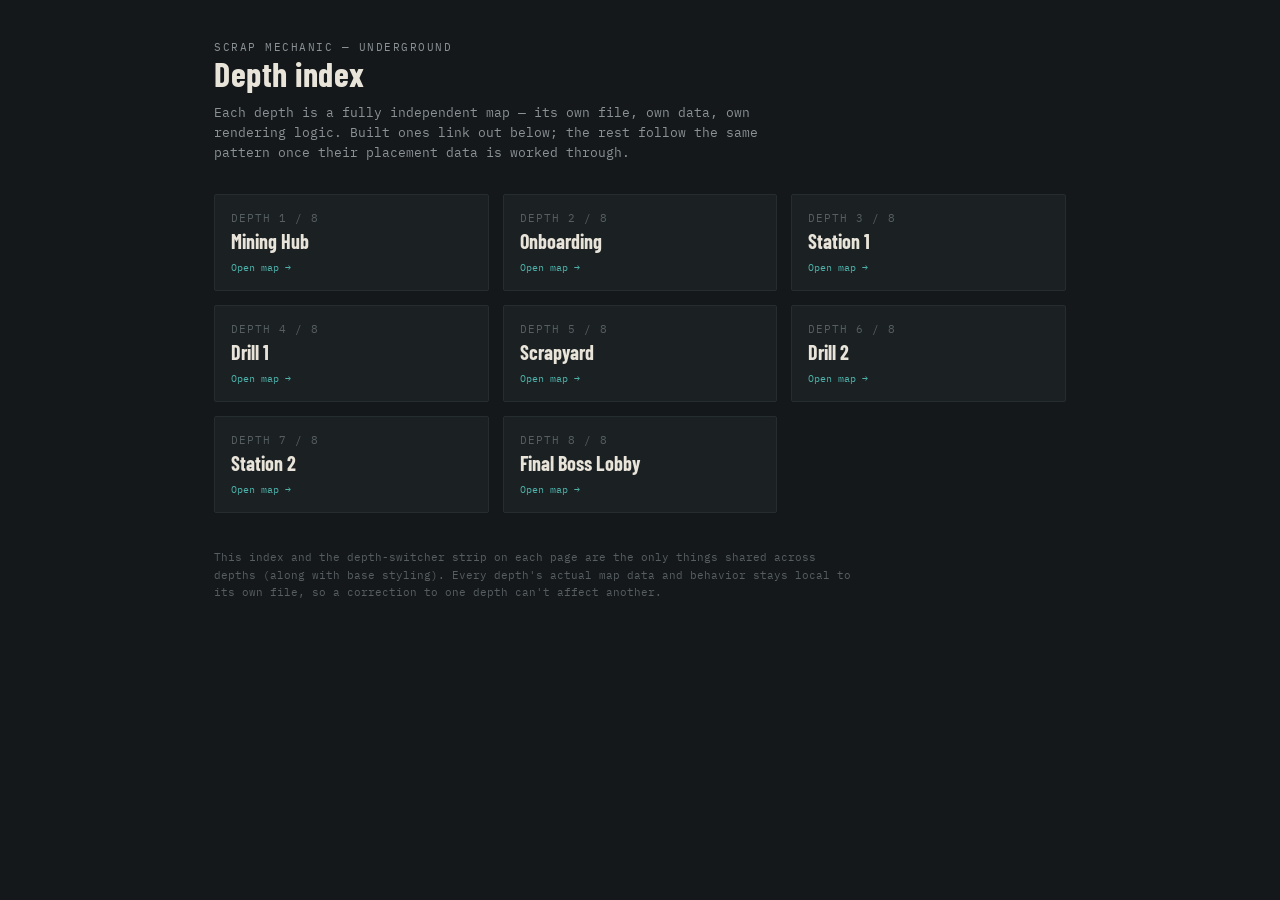
<file: index.html>
<!DOCTYPE html>
<html lang="en">
<head>
<meta charset="UTF-8">
<meta name="viewport" content="width=device-width, initial-scale=1.0">
<title>Underground — Depth Index</title>
<link rel="stylesheet" href="shared.css">
<style>
  .hub{ max-width: 900px; margin: 0 auto; padding: 40px 24px 60px; }
  .hub-header{ margin-bottom: 32px; }
  .hub-header h1{ font-size: 34px; }
  .hub-header .subtitle{ font-size: 12.5px; max-width: 560px; margin-top: 10px; }
  .card-grid{ display:grid; grid-template-columns: repeat(auto-fill, minmax(220px, 1fr)); gap: 14px; }
  .card{
    display:block; text-decoration:none; border: 1px solid var(--line-soft); border-radius: var(--radius);
    background: var(--bg-panel); padding: 16px; transition: border-color .15s, box-shadow .15s;
  }
  .card.built:hover{ border-color: var(--amber); box-shadow: 0 0 10px var(--amber-glow); }
  .card.planned{ opacity: 0.45; cursor: default; }
  .card-n{ font-family: var(--mono); font-size: 10.5px; color: var(--text-faint); letter-spacing: 1px; }
  .card-name{ font-family: var(--display); font-weight:700; font-size: 20px; color: var(--text); margin-top: 4px; }
  .card-status{ font-family: var(--mono); font-size: 10px; color: var(--teal); margin-top: 8px; }
  .card.planned .card-status{ color: var(--text-faint); }
  .hub-note{ margin-top: 36px; font-size: 10.5px; color: var(--text-faint); line-height: 1.7; max-width: 640px; }
</style>
</head>
<body>
<div class="hub">
  <div class="hub-header">
    <div class="depth-tag">SCRAP MECHANIC — UNDERGROUND</div>
    <h1>Depth index</h1>
    <div class="subtitle">Each depth is a fully independent map — its own file, own data, own rendering logic. Built ones link out below; the rest follow the same pattern once their placement data is worked through.</div>
  </div>

  <div class="card-grid" id="cardGrid"></div>

  <div class="hub-note">
    This index and the depth-switcher strip on each page are the only things shared across depths (along with base styling). Every depth's actual map data and behavior stays local to its own file, so a correction to one depth can't affect another.
  </div>
</div>

<script src="shared-nav.js"></script>
<script>
  const grid = document.getElementById('cardGrid');
  grid.innerHTML = NAV_DEPTHS.map(d => {
    const tag = d.built ? 'a' : 'div';
    const hrefAttr = d.built ? `href="${d.file}"` : '';
    return `<${tag} class="card ${d.built ? 'built' : 'planned'}" ${hrefAttr}>
      <div class="card-n">DEPTH ${d.n} / 8</div>
      <div class="card-name">${d.name}</div>
      <div class="card-status">${d.built ? 'Open map →' : 'Not yet built'}</div>
    </${tag}>`;
  }).join('');
</script>
</body>
</html>
</file>
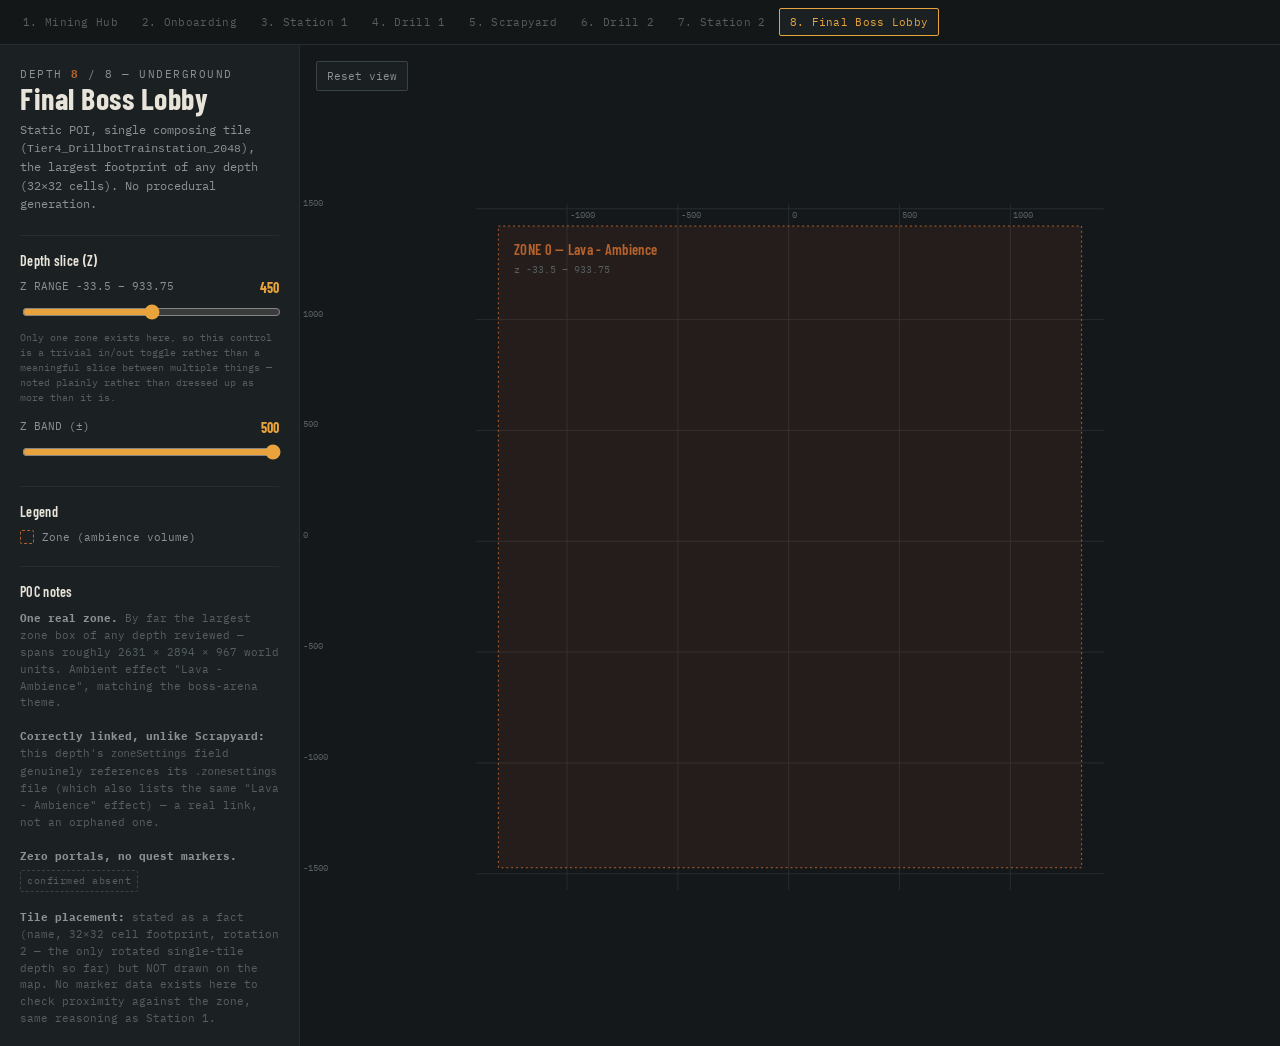
<file: bosslobby_map.html>
<!DOCTYPE html>
<html lang="en">
<head>
<meta charset="UTF-8">
<meta name="viewport" content="width=device-width, initial-scale=1.0">
<title>Depth 8 — Final Boss Lobby</title>
<link rel="stylesheet" href="shared.css">
<style>
  .zone-fill{ fill: rgba(232,90,42,0.08); stroke: var(--rust); stroke-width: 1; stroke-dasharray: 2 3; }
  .zone-label{ font-family: var(--display); font-weight:600; font-size: 15px; fill: var(--rust); letter-spacing: 0.3px; }
  .zone-sub{ font-family: var(--mono); font-size: 10px; fill: var(--text-faint); }
</style>
</head>
<body data-depth="8">
<div id="depth-nav"></div>
<div class="app">
  <div class="sidebar">
    <div>
      <div class="depth-tag">DEPTH <b>8</b> / 8 — UNDERGROUND</div>
      <h1>Final Boss Lobby</h1>
      <div class="subtitle">Static POI, single composing tile (<code>Tier4_DrillbotTrainstation_2048</code>), the largest footprint of any depth (32×32 cells). No procedural generation.</div>
    </div>

    <div class="block">
      <p class="block-label">Depth slice (Z)</p>
      <div class="z-readout"><span>Z RANGE -33.5 – 933.75</span><b id="zVal">450</b></div>
      <input type="range" id="zSlider" min="-33.5" max="933.75" step="1" value="450">
      <div class="z-hint">Only one zone exists here, so this control is a trivial in/out toggle rather than a meaningful slice between multiple things — noted plainly rather than dressed up as more than it is.</div>

      <div class="z-readout" style="margin-top:14px;"><span>Z BAND (±)</span><b id="bandVal">500</b></div>
      <input type="range" id="bandSlider" min="0" max="500" step="10" value="500">
    </div>

    <div class="block">
      <p class="block-label">Legend</p>
      <div class="legend">
        <div class="legend-row"><span class="legend-swatch" style="border:1.5px dashed var(--rust); background:transparent;"></span> Zone (ambience volume)</div>
      </div>
    </div>

    <div class="block">
      <p class="block-label">POC notes</p>
      <div class="note">
        <b>One real zone.</b> By far the largest zone box of any depth reviewed — spans roughly 2631 × 2894 × 967 world units. Ambient effect "Lava - Ambience", matching the boss-arena theme.
        <br><br>
        <b>Correctly linked, unlike Scrapyard:</b> this depth's <code>zoneSettings</code> field genuinely references its <code>.zonesettings</code> file (which also lists the same "Lava - Ambience" effect) — a real link, not an orphaned one.
        <br><br>
        <b>Zero portals, no quest markers.</b><span class="absent-tag">confirmed absent</span>
        <br><br>
        <b>Tile placement:</b> stated as a fact (name, 32×32 cell footprint, rotation 2 — the only rotated single-tile depth so far) but NOT drawn on the map. No marker data exists here to check proximity against the zone, same reasoning as Station 1.
      </div>
    </div>
  </div>

  <div class="map-area">
    <div class="map-toolbar">
      <button class="tool-btn" id="resetViewBtn">Reset view</button>
    </div>
    <svg id="svg" viewBox="0 0 1000 700"></svg>
    <div class="callout" id="callout">
      <div class="callout-title" id="calloutTitle"></div>
      <div class="callout-meta" id="calloutMeta"></div>
      <div class="callout-coords" id="calloutCoords"></div>
    </div>
  </div>
</div>

<script>
const ZONE = { id: 0, x: [-1309.75, 1321.5], y: [-1472.75, 1422.0], z: [-33.5, 933.75], ambient: "Lava - Ambience" };
const TILE = { name: "Tier4_DrillbotTrainstation_2048", cellBBox: { x: [-16, 15], y: [-16, 15] }, rotation: 2 };

const wPad = 100;
const wMinX = ZONE.x[0] - wPad, wMaxX = ZONE.x[1] + wPad;
const wMinY = ZONE.y[0] - wPad, wMaxY = ZONE.y[1] + wPad;

const VB_W = 1000, VB_H = 700;
const worldSpanX = wMaxX - wMinX, worldSpanY = wMaxY - wMinY;
const UNIFORM_SCALE = Math.min(VB_W / worldSpanX, VB_H / worldSpanY);
const drawnW = worldSpanX * UNIFORM_SCALE, drawnH = worldSpanY * UNIFORM_SCALE;
const offsetX = (VB_W - drawnW) / 2, offsetY = (VB_H - drawnH) / 2;

function worldToSvg(x, y) {
  const sx = offsetX + (x - wMinX) * UNIFORM_SCALE;
  const sy = VB_H - offsetY - (y - wMinY) * UNIFORM_SCALE;
  return [sx, sy];
}

const GRID_SPACING = 500;
function gridLines() {
  const parts = [];
  const gxStart = Math.ceil(wMinX / GRID_SPACING) * GRID_SPACING;
  const gyStart = Math.ceil(wMinY / GRID_SPACING) * GRID_SPACING;
  for (let gx = gxStart; gx <= wMaxX; gx += GRID_SPACING) {
    const [sx0, sy0] = worldToSvg(gx, wMinY);
    const [sx1, sy1] = worldToSvg(gx, wMaxY);
    parts.push(`<line class="grid-line" x1="${sx0}" y1="${sy0}" x2="${sx1}" y2="${sy1}"/>`);
    parts.push(`<text class="grid-label" x="${sx0 + 3}" y="14">${gx}</text>`);
  }
  for (let gy = gyStart; gy <= wMaxY; gy += GRID_SPACING) {
    const [sx0, sy0] = worldToSvg(wMinX, gy);
    const [sx1, sy1] = worldToSvg(wMaxX, gy);
    parts.push(`<line class="grid-line" x1="${sx0}" y1="${sy0}" x2="${sx1}" y2="${sy1}"/>`);
    parts.push(`<text class="grid-label" x="3" y="${sy0 - 3}">${gy}</text>`);
  }
  return parts.join('');
}

const svg = document.getElementById('svg');
const zSlider = document.getElementById('zSlider');
const zVal = document.getElementById('zVal');
const bandSlider = document.getElementById('bandSlider');
const bandVal = document.getElementById('bandVal');
const callout = document.getElementById('callout');
let Z_BAND = parseFloat(bandSlider.value);
let view = { x: 0, y: 0, scale: 1 };

function zCenter(range) { return (range[0] + range[1]) / 2; }
function inRange() { return Math.abs(zCenter(ZONE.z) - parseFloat(zSlider.value)) <= Z_BAND; }

function render() {
  const parts = [];
  parts.push(`<g id="viewport" transform="translate(${view.x},${view.y}) scale(${view.scale})">`);
  parts.push(gridLines());

  const [sx0, sy0] = worldToSvg(ZONE.x[0], ZONE.y[0]);
  const [sx1, sy1] = worldToSvg(ZONE.x[1], ZONE.y[1]);
  const rx = Math.min(sx0, sx1), ry = Math.min(sy0, sy1);
  const rw = Math.abs(sx1 - sx0), rh = Math.abs(sy1 - sy0);
  const opacity = inRange() ? 1 : 0.3;
  parts.push(`<g style="opacity:${opacity}; cursor:pointer;" onclick="select()">
    <rect class="zone-fill" x="${rx}" y="${ry}" width="${rw}" height="${rh}"/>
    <text class="zone-label" x="${rx + 16}" y="${ry + 30}">ZONE 0 — ${ZONE.ambient}</text>
    <text class="zone-sub" x="${rx + 16}" y="${ry + 48}">z ${ZONE.z[0]} – ${ZONE.z[1]}</text>
  </g>`);

  parts.push('</g>');
  svg.innerHTML = parts.join('');
}

function select() {
  document.getElementById('calloutTitle').textContent = 'Zone 0';
  document.getElementById('calloutMeta').textContent = ZONE.ambient;
  document.getElementById('calloutCoords').textContent =
    `x ${ZONE.x[0]}–${ZONE.x[1]}   y ${ZONE.y[0]}–${ZONE.y[1]}   z ${ZONE.z[0]}–${ZONE.z[1]}`;
  callout.classList.add('visible');
}
svg.addEventListener('click', (e) => { if (e.target === svg) { callout.classList.remove('visible'); } });

zSlider.addEventListener('input', () => { zVal.textContent = Math.round(parseFloat(zSlider.value)); render(); });
bandSlider.addEventListener('input', () => { Z_BAND = parseFloat(bandSlider.value); bandVal.textContent = Z_BAND; render(); });

let isPanning = false, panStart = { x: 0, y: 0 }, viewStart = { x: 0, y: 0 };
svg.addEventListener('mousedown', (e) => {
  isPanning = true; svg.classList.add('panning');
  panStart = { x: e.clientX, y: e.clientY }; viewStart = { x: view.x, y: view.y };
});
window.addEventListener('mousemove', (e) => {
  if (!isPanning) return;
  const dx = e.clientX - panStart.x, dy = e.clientY - panStart.y;
  const rect = svg.getBoundingClientRect();
  const scaleFactor = VB_W / rect.width;
  view.x = viewStart.x + dx * scaleFactor; view.y = viewStart.y + dy * scaleFactor;
  render();
});
window.addEventListener('mouseup', () => { isPanning = false; svg.classList.remove('panning'); });

svg.addEventListener('wheel', (e) => {
  e.preventDefault();
  const rect = svg.getBoundingClientRect();
  const scaleFactor = VB_W / rect.width;
  const mx = (e.clientX - rect.left) * scaleFactor, my = (e.clientY - rect.top) * scaleFactor;
  const delta = e.deltaY > 0 ? 0.9 : 1.1;
  const newScale = Math.min(6, Math.max(0.4, view.scale * delta));
  view.x = mx - ((mx - view.x) / view.scale) * newScale;
  view.y = my - ((my - view.y) / view.scale) * newScale;
  view.scale = newScale;
  render();
}, { passive: false });

document.getElementById('resetViewBtn').addEventListener('click', () => { view = { x: 0, y: 0, scale: 1 }; render(); });

render();
</script>
<script src="shared-nav.js"></script>
</body>
</html>
</file>
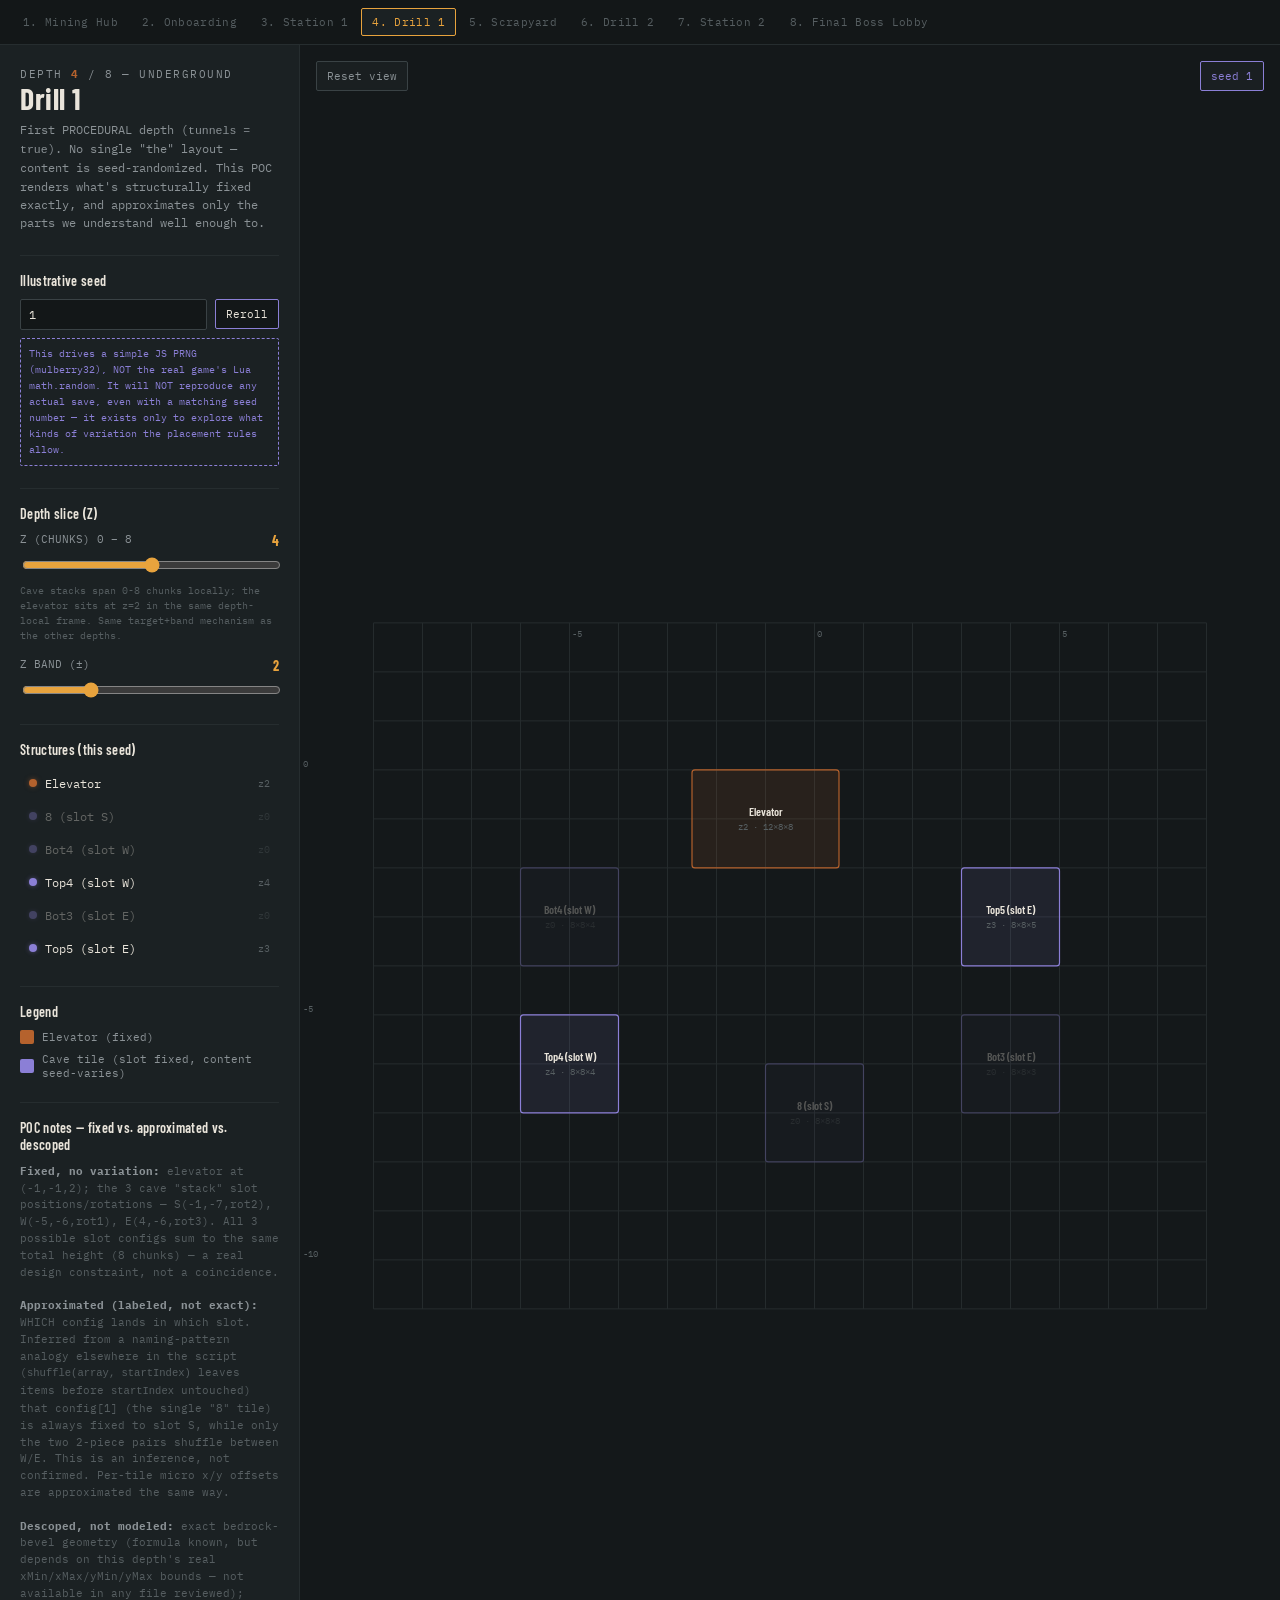
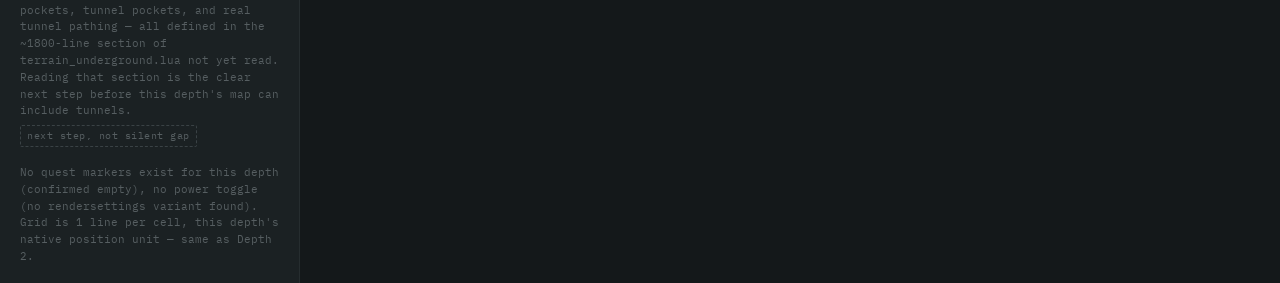
<file: drill1_map.html>
<!DOCTYPE html>
<html lang="en">
<head>
<meta charset="UTF-8">
<meta name="viewport" content="width=device-width, initial-scale=1.0">
<title>Depth 4 — Drill 1</title>
<link rel="stylesheet" href="shared.css">
<style>
  @import url('https://fonts.googleapis.com/css2?family=Barlow+Condensed:wght@600;700&family=IBM+Plex+Mono:wght@400;500;600&display=swap');

  :root{
    --bg: #14181a;
    --bg-panel: #1b2123;
    --bg-panel-2: #131718;
    --line: #3a4245;
    --line-soft: #262d2f;
    --rust: #b5622d;
    --rust-glow: rgba(181,98,45,0.5);
    --amber: #e8a33d;
    --amber-glow: rgba(232,163,61,0.55);
    --teal: #4fb3ac;
    --teal-glow: rgba(79,179,172,0.45);
    --violet: #8b7fd6;
    --violet-glow: rgba(139,127,214,0.45);
    --text: #e9e4da;
    --text-dim: #8b9296;
    --text-faint: #565e61;
    --radius: 2px;
    --display: 'Barlow Condensed', sans-serif;
    --mono: 'IBM Plex Mono', monospace;
  }

  *{ box-sizing: border-box; }
  html,body{ margin:0; padding:0; }
  body{ background: var(--bg); color: var(--text); font-family: var(--mono); min-height: 100vh; }

  .app{ display:grid; grid-template-columns: 300px 1fr; min-height:100vh; }
  @media (max-width: 860px){ .app{ grid-template-columns: 1fr; } }

  .sidebar{ background: var(--bg-panel); border-right: 1px solid var(--line-soft); padding: 22px 20px; display:flex; flex-direction:column; gap:22px; overflow-y:auto; }

  .depth-tag{ font-family: var(--mono); font-size: 11px; letter-spacing:1.5px; color: var(--text-dim); }
  .depth-tag b{ color: var(--rust); }
  h1{ font-family: var(--display); font-weight:700; font-size:30px; letter-spacing: 0.5px; margin: 2px 0 0 0; line-height:1.05; color: var(--text); }
  .subtitle{ font-family: var(--mono); font-size:11.5px; color: var(--text-dim); margin-top:6px; line-height:1.6; }

  .block{ border-top: 1px solid var(--line-soft); padding-top: 16px; }
  .block-label{ font-family: var(--display); font-weight:600; font-size: 14px; letter-spacing: 0.3px; color: var(--text); margin: 0 0 10px 0; }

  .seed-row{ display:flex; gap:8px; align-items:center; }
  .seed-input{ flex:1; background: var(--bg-panel-2); color: var(--text); border: 1px solid var(--line); border-radius: var(--radius); font-family: var(--mono); font-size: 12px; padding: 7px 8px; }
  .reroll-btn{ font-family: var(--mono); font-size: 11px; background: var(--bg-panel-2); color: var(--text); border: 1px solid var(--violet); border-radius: var(--radius); padding: 7px 10px; cursor:pointer; }
  .reroll-btn:hover{ box-shadow: 0 0 8px var(--violet-glow); }
  .sim-warning{ margin-top:8px; font-size: 10px; color: var(--violet); line-height:1.6; border: 1px dashed var(--violet); border-radius: var(--radius); padding: 7px 8px; }

  .z-readout{ display:flex; justify-content:space-between; font-size:11px; color: var(--text-dim); margin-bottom:6px; }
  .z-readout b{ color: var(--amber); font-size:14px; font-family: var(--display); }
  input[type=range]{ width:100%; accent-color: var(--amber); }
  .z-hint{ font-size: 10px; color: var(--text-faint); margin-top:6px; line-height:1.5; }

  .marker-list{ display:flex; flex-direction:column; gap:2px; }
  .marker-row{ display:flex; align-items:center; gap:8px; padding: 7px 8px; border-radius: var(--radius); cursor:pointer; font-size:11.5px; border: 1px solid transparent; }
  .marker-row:hover{ background: var(--bg-panel-2); }
  .marker-row.selected{ border-color: var(--amber); background: var(--bg-panel-2); }
  .marker-row.dimmed{ opacity: 0.35; }
  .dot{ width:8px; height:8px; border-radius:50%; flex-shrink:0; }
  .dot.elevator{ background: var(--rust); box-shadow: 0 0 5px var(--rust-glow); }
  .dot.fixed{ background: var(--teal); box-shadow: 0 0 5px var(--teal-glow); }
  .dot.random{ background: var(--violet); box-shadow: 0 0 5px var(--violet-glow); }
  .marker-name{ flex:1; color: var(--text); }
  .marker-z{ color: var(--text-faint); font-size: 10px; }

  .legend{ display:flex; flex-direction:column; gap:8px; font-size:11px; color: var(--text-dim); }
  .legend-row{ display:flex; align-items:center; gap:8px; }
  .legend-swatch{ width:14px; height:14px; border-radius:2px; flex-shrink:0; }

  .note{ font-size: 10.5px; color: var(--text-faint); line-height:1.6; }
  .note b{ color: var(--text-dim); }
  .absent-tag{ display:inline-block; font-family: var(--mono); font-size: 10px; letter-spacing:0.5px; color: var(--text-faint); border: 1px dashed var(--line); border-radius: var(--radius); padding: 2px 6px; margin-top: 6px; }

  .map-area{ position:relative; overflow:hidden; background: var(--bg); }
  .map-toolbar{ position:absolute; top:16px; left:16px; z-index:5; display:flex; gap:8px; }
  .tool-btn{ font-family: var(--mono); font-size: 11px; background: rgba(27,33,35,0.9); color: var(--text-dim); border: 1px solid var(--line); border-radius: var(--radius); padding: 7px 10px; cursor:pointer; backdrop-filter: blur(2px); }
  .tool-btn:hover{ color: var(--text); border-color: var(--amber); }
  .seed-tag{ position:absolute; top:16px; right:16px; z-index:5; font-family: var(--mono); font-size: 11px; background: rgba(27,33,35,0.9); color: var(--violet); border: 1px solid var(--violet); border-radius: var(--radius); padding: 7px 10px; }

  svg{ display:block; width:100%; height:100%; cursor: grab; }
  svg.panning{ cursor: grabbing; }

  .grid-line{ stroke: var(--line-soft); stroke-width: 1; }
  .grid-label{ font-family: var(--mono); font-size: 9px; fill: var(--text-faint); }

  .tile-fill.elevator{ fill: rgba(181,98,45,0.12); stroke: var(--rust); stroke-width: 1.2; }
  .tile-fill.cave{ fill: rgba(139,127,214,0.10); stroke: var(--violet); stroke-width: 1.2; }
  .tile-label{ font-family: var(--display); font-weight:600; font-size: 12px; fill: var(--text); }
  .tile-sub{ font-family: var(--mono); font-size: 9px; fill: var(--text-faint); }
  .struct{ transition: opacity .15s; }

  .callout{ position:absolute; bottom:16px; left:16px; right:16px; z-index:5; background: rgba(27,33,35,0.94); border: 1px solid var(--line); border-radius: var(--radius); padding: 12px 14px; max-width: 380px; display:none; }
  .callout.visible{ display:block; }
  .callout-title{ font-family: var(--display); font-weight:600; font-size:17px; color: var(--text); }
  .callout-meta{ font-size: 10.5px; color: var(--text-dim); margin-top:4px; }
  .callout-coords{ font-size: 10px; color: var(--text-faint); margin-top:6px; }
</style>
</head>
<body data-depth="4">
<div id="depth-nav"></div>
<div class="app">
  <div class="sidebar">
    <div>
      <div class="depth-tag">DEPTH <b>4</b> / 8 — UNDERGROUND</div>
      <h1>Drill 1</h1>
      <div class="subtitle">First PROCEDURAL depth (<code>tunnels = true</code>). No single "the" layout — content is seed-randomized. This POC renders what's structurally fixed exactly, and approximates only the parts we understand well enough to.</div>
    </div>

    <div class="block">
      <p class="block-label">Illustrative seed</p>
      <div class="seed-row">
        <input type="text" id="seedInput" class="seed-input" value="1">
        <button class="reroll-btn" id="rerollBtn">Reroll</button>
      </div>
      <div class="sim-warning">This drives a simple JS PRNG (mulberry32), NOT the real game's Lua math.random. It will NOT reproduce any actual save, even with a matching seed number — it exists only to explore what kinds of variation the placement rules allow.</div>
    </div>

    <div class="block">
      <p class="block-label">Depth slice (Z)</p>
      <div class="z-readout"><span>Z (CHUNKS) 0 – 8</span><b id="zVal">4</b></div>
      <input type="range" id="zSlider" min="0" max="8" step="1" value="4">
      <div class="z-hint">Cave stacks span 0-8 chunks locally; the elevator sits at z=2 in the same depth-local frame. Same target+band mechanism as the other depths.</div>

      <div class="z-readout" style="margin-top:14px;"><span>Z BAND (±)</span><b id="bandVal">2</b></div>
      <input type="range" id="bandSlider" min="0" max="8" step="1" value="2">
    </div>

    <div class="block">
      <p class="block-label">Structures (this seed)</p>
      <div class="marker-list" id="markerList"></div>
    </div>

    <div class="block">
      <p class="block-label">Legend</p>
      <div class="legend">
        <div class="legend-row"><span class="legend-swatch" style="background:var(--rust);"></span> Elevator (fixed)</div>
        <div class="legend-row"><span class="legend-swatch" style="background:var(--violet);"></span> Cave tile (slot fixed, content seed-varies)</div>
      </div>
    </div>

    <div class="block">
      <p class="block-label">POC notes — fixed vs. approximated vs. descoped</p>
      <div class="note">
        <b>Fixed, no variation:</b> elevator at (-1,-1,2); the 3 cave "stack" slot positions/rotations — S(-1,-7,rot2), W(-5,-6,rot1), E(4,-6,rot3). All 3 possible slot configs sum to the same total height (8 chunks) — a real design constraint, not a coincidence.
        <br><br>
        <b>Approximated (labeled, not exact):</b> WHICH config lands in which slot. Inferred from a naming-pattern analogy elsewhere in the script (<code>shuffle(array, startIndex)</code> leaves items before <code>startIndex</code> untouched) that config[1] (the single "8" tile) is always fixed to slot S, while only the two 2-piece pairs shuffle between W/E. This is an inference, not confirmed. Per-tile micro x/y offsets are approximated the same way.
        <br><br>
        <b>Descoped, not modeled:</b> exact bedrock-bevel geometry (formula known, but depends on this depth's real xMin/xMax/yMin/yMax bounds — not available in any file reviewed); pockets, tunnel pockets, and real tunnel pathing — all defined in the ~1800-line section of terrain_underground.lua not yet read. Reading that section is the clear next step before this depth's map can include tunnels.<span class="absent-tag">next step, not silent gap</span>
        <br><br>
        No quest markers exist for this depth (confirmed empty), no power toggle (no rendersettings variant found). Grid is 1 line per cell, this depth's native position unit — same as Depth 2.
      </div>
    </div>
  </div>

  <div class="map-area">
    <div class="map-toolbar">
      <button class="tool-btn" id="resetViewBtn">Reset view</button>
    </div>
    <div class="seed-tag" id="seedTag">seed 1</div>
    <svg id="svg" viewBox="0 0 1000 700"></svg>
    <div class="callout" id="callout">
      <div class="callout-title" id="calloutTitle"></div>
      <div class="callout-meta" id="calloutMeta"></div>
      <div class="callout-coords" id="calloutCoords"></div>
    </div>
  </div>
</div>

<script>
// FIXED data — exactly as found in terrain_underground.lua for g_depth == 4.
const FIXED = {
  elevator: { name: "Elevator", pos: [-1, -1, 2], size: [12, 8, 8], rotation: 0 },
  slots: [
    { id: "S", x: -1, y: -7, rotation: 2, offsetAxis: "x", offsetVals: [0, 1] },
    { id: "W", x: -5, y: -6, rotation: 1, offsetAxis: "y", offsetVals: [0, 3] },
    { id: "E", x: 4, y: -6, rotation: 3, offsetAxis: "y", offsetVals: [0, 3] }
  ]
};
// The 3 possible stack configs, by name, with chunk sizes (x,y,z) parsed from filenames.
const CONFIGS = [
  [{ name: "8", size: [8, 8, 8] }],                                   // config[1] — always slot S per our inference
  [{ name: "Bot3", size: [8, 8, 3] }, { name: "Top5", size: [8, 8, 5] }], // config[2]
  [{ name: "Bot4", size: [8, 8, 4] }, { name: "Top4", size: [8, 8, 4] }]  // config[3]
];

// ---- illustrative-only seeded PRNG (mulberry32) — NOT the real game's RNG ----
function mulberry32(seed) {
  let a = seed >>> 0;
  return function () {
    a |= 0; a = (a + 0x6D2B79F5) | 0;
    let t = Math.imul(a ^ (a >>> 15), 1 | a);
    t = (t + Math.imul(t ^ (t >>> 7), 61 | t)) ^ t;
    return ((t ^ (t >>> 14)) >>> 0) / 4294967296;
  };
}
function hashSeed(str) {
  let h = 0;
  for (let i = 0; i < str.length; i++) { h = (Math.imul(31, h) + str.charCodeAt(i)) | 0; }
  return h >>> 0;
}
function seededShuffle(arr, rng) {
  const a = arr.slice();
  for (let i = a.length - 1; i > 0; i--) {
    const j = Math.floor(rng() * (i + 1));
    [a[i], a[j]] = [a[j], a[i]];
  }
  return a;
}

function resolveForSeed(seedStr) {
  const rng = mulberry32(hashSeed(seedStr));
  // Our inference: config[1] fixed to S; configs[2]/[3] shuffle between W/E.
  const shuffledPair = seededShuffle([CONFIGS[1], CONFIGS[2]], rng);
  const slotConfig = { S: CONFIGS[0], W: shuffledPair[0], E: shuffledPair[1] };

  const structures = [];
  structures.push({ id: "elevator", name: "Elevator", kind: "elevator",
    pos: FIXED.elevator.pos, size: FIXED.elevator.size, rotation: FIXED.elevator.rotation });

  for (const slot of FIXED.slots) {
    const config = slotConfig[slot.id];
    const offsets = seededShuffle(slot.offsetVals, rng);
    let z = 0;
    config.forEach((tile, idx) => {
      const off = offsets.length ? offsets[offsets.length - 1 - (idx % offsets.length)] : 0;
      const pos = [slot.x, slot.y, z];
      if (slot.offsetAxis === 'x') pos[0] += off; else pos[1] += off;
      structures.push({
        id: `${slot.id}-${tile.name}`, name: `${tile.name} (slot ${slot.id})`, kind: "cave",
        pos, size: tile.size, rotation: slot.rotation, slot: slot.id
      });
      z += tile.size[2];
    });
  }
  return structures;
}

let currentSeed = "1";
let DATA_STRUCTURES = resolveForSeed(currentSeed);

const ASSUMED_CHUNKS_PER_CELL = 4; // visual proportion only, same caveat as Depth 2

function computeBounds() {
  const xs = DATA_STRUCTURES.map(s => s.pos[0]);
  const ys = DATA_STRUCTURES.map(s => s.pos[1]);
  return {
    minX: Math.min(...xs) - 4, maxX: Math.max(...xs) + 4,
    minY: Math.min(...ys) - 4, maxY: Math.max(...ys) + 4
  };
}
let bounds = computeBounds();

const VB_W = 1000, VB_H = 700;
let UNIFORM_SCALE, offsetX, offsetY;
function recomputeScale() {
  const worldSpanX = bounds.maxX - bounds.minX;
  const worldSpanY = bounds.maxY - bounds.minY;
  UNIFORM_SCALE = Math.min(VB_W / worldSpanX, VB_H / worldSpanY);
  const drawnW = worldSpanX * UNIFORM_SCALE, drawnH = worldSpanY * UNIFORM_SCALE;
  offsetX = (VB_W - drawnW) / 2;
  offsetY = (VB_H - drawnH) / 2;
}
recomputeScale();

function cellToSvg(cx, cy) {
  const sx = offsetX + (cx - bounds.minX) * UNIFORM_SCALE;
  const sy = VB_H - offsetY - (cy - bounds.minY) * UNIFORM_SCALE;
  return [sx, sy];
}

const GRID_SPACING = 1;
function gridLines() {
  const parts = [];
  const gxStart = Math.ceil(bounds.minX / GRID_SPACING) * GRID_SPACING;
  const gyStart = Math.ceil(bounds.minY / GRID_SPACING) * GRID_SPACING;
  for (let gx = gxStart; gx <= bounds.maxX; gx += GRID_SPACING) {
    const [sx0, sy0] = cellToSvg(gx, bounds.minY);
    const [sx1, sy1] = cellToSvg(gx, bounds.maxY);
    parts.push(`<line class="grid-line" x1="${sx0}" y1="${sy0}" x2="${sx1}" y2="${sy1}"/>`);
    if (Math.round(gx) % 5 === 0) parts.push(`<text class="grid-label" x="${sx0 + 3}" y="14">${Math.round(gx)}</text>`);
  }
  for (let gy = gyStart; gy <= bounds.maxY; gy += GRID_SPACING) {
    const [sx0, sy0] = cellToSvg(bounds.minX, gy);
    const [sx1, sy1] = cellToSvg(bounds.maxX, gy);
    parts.push(`<line class="grid-line" x1="${sx0}" y1="${sy0}" x2="${sx1}" y2="${sy1}"/>`);
    if (Math.round(gy) % 5 === 0) parts.push(`<text class="grid-label" x="3" y="${sy0 - 3}">${Math.round(gy)}</text>`);
  }
  return parts.join('');
}

const svg = document.getElementById('svg');
const markerListEl = document.getElementById('markerList');
const zSlider = document.getElementById('zSlider');
const zVal = document.getElementById('zVal');
const bandSlider = document.getElementById('bandSlider');
const bandVal = document.getElementById('bandVal');
const callout = document.getElementById('callout');
const seedInput = document.getElementById('seedInput');
const seedTag = document.getElementById('seedTag');
let Z_BAND = parseFloat(bandSlider.value);

let selectedId = null;
let view = { x: 0, y: 0, scale: 1 };

function escapeHtml(s){ return s.replace(/[&<>"']/g, c => ({'&':'&amp;','<':'&lt;','>':'&gt;','"':'&quot;',"'":'&#39;'}[c])); }

function render() {
  const parts = [];
  parts.push(`<g id="viewport" transform="translate(${view.x},${view.y}) scale(${view.scale})">`);
  parts.push(gridLines());

  const zTarget = parseFloat(zSlider.value);
  for (const s of DATA_STRUCTURES) {
    const cellW = s.size[0] / ASSUMED_CHUNKS_PER_CELL;
    const cellH = s.size[1] / ASSUMED_CHUNKS_PER_CELL;
    const [cx, cy] = cellToSvg(s.pos[0], s.pos[1]);
    const w = cellW * UNIFORM_SCALE, h = cellH * UNIFORM_SCALE;
    const dz = Math.abs(s.pos[2] - zTarget);
    const inRange = dz <= Z_BAND;
    const opacity = inRange ? 1 : 0.3;
    parts.push(`<g class="struct" data-id="${s.id}" style="cursor:pointer; opacity:${opacity};">
      <rect class="tile-fill ${s.kind}" x="${cx - w/2}" y="${cy - h/2}" width="${w}" height="${h}" rx="3"/>
      <text class="tile-label" x="${cx}" y="${cy - 3}" text-anchor="middle">${escapeHtml(s.name)}</text>
      <text class="tile-sub" x="${cx}" y="${cy + 11}" text-anchor="middle">z${s.pos[2]} · ${s.size[0]}×${s.size[1]}×${s.size[2]}</text>
    </g>`);
  }

  parts.push('</g>');
  svg.innerHTML = parts.join('');
  attachHandlers();
}

function attachHandlers() {
  svg.querySelectorAll('.struct').forEach(g => {
    g.addEventListener('click', (e) => { e.stopPropagation(); select(g.getAttribute('data-id')); });
  });
}

function renderList() {
  const zTarget = parseFloat(zSlider.value);
  markerListEl.innerHTML = DATA_STRUCTURES.map(s => {
    const dz = Math.abs(s.pos[2] - zTarget);
    const inRange = dz <= Z_BAND;
    const dotClass = s.kind === 'elevator' ? 'elevator' : 'random';
    return `<div class="marker-row ${s.id === selectedId ? 'selected' : ''} ${inRange ? '' : 'dimmed'}" data-id="${s.id}">
      <span class="dot ${dotClass}"></span>
      <span class="marker-name">${escapeHtml(s.name)}</span>
      <span class="marker-z">z${s.pos[2]}</span>
    </div>`;
  }).join('');
  markerListEl.querySelectorAll('.marker-row').forEach(row => {
    row.addEventListener('click', () => select(row.getAttribute('data-id')));
  });
}

function select(id) {
  selectedId = id;
  const s = DATA_STRUCTURES.find(x => x.id === id);
  if (s) {
    document.getElementById('calloutTitle').textContent = s.name;
    document.getElementById('calloutMeta').textContent = (s.kind === 'elevator' ? 'Elevator (fixed)' : 'Cave tile (slot fixed, content seed-varied)') + ' · rotation ' + s.rotation;
    document.getElementById('calloutCoords').textContent =
      `x ${s.pos[0]} cell  y ${s.pos[1]} cell  z ${s.pos[2]} chunk   ·   size ${s.size[0]}×${s.size[1]}×${s.size[2]} chunks`;
    callout.classList.add('visible');
  }
  render();
  renderList();
}

svg.addEventListener('click', () => { callout.classList.remove('visible'); selectedId = null; render(); renderList(); });

zSlider.addEventListener('input', () => { zVal.textContent = zSlider.value; render(); renderList(); });
bandSlider.addEventListener('input', () => { Z_BAND = parseFloat(bandSlider.value); bandVal.textContent = Z_BAND; render(); renderList(); });

function applySeed() {
  currentSeed = seedInput.value || "1";
  seedTag.textContent = "seed " + currentSeed;
  DATA_STRUCTURES = resolveForSeed(currentSeed);
  bounds = computeBounds();
  recomputeScale();
  selectedId = null;
  callout.classList.remove('visible');
  render();
  renderList();
}
document.getElementById('rerollBtn').addEventListener('click', () => {
  seedInput.value = String(Math.floor(Math.random() * 1000000));
  applySeed();
});
seedInput.addEventListener('change', applySeed);

let isPanning = false, panStart = { x: 0, y: 0 }, viewStart = { x: 0, y: 0 };
svg.addEventListener('mousedown', (e) => {
  isPanning = true; svg.classList.add('panning');
  panStart = { x: e.clientX, y: e.clientY }; viewStart = { x: view.x, y: view.y };
});
window.addEventListener('mousemove', (e) => {
  if (!isPanning) return;
  const dx = e.clientX - panStart.x, dy = e.clientY - panStart.y;
  const rect = svg.getBoundingClientRect();
  const scaleFactor = VB_W / rect.width;
  view.x = viewStart.x + dx * scaleFactor; view.y = viewStart.y + dy * scaleFactor;
  render();
});
window.addEventListener('mouseup', () => { isPanning = false; svg.classList.remove('panning'); });

svg.addEventListener('wheel', (e) => {
  e.preventDefault();
  const rect = svg.getBoundingClientRect();
  const scaleFactor = VB_W / rect.width;
  const mx = (e.clientX - rect.left) * scaleFactor, my = (e.clientY - rect.top) * scaleFactor;
  const delta = e.deltaY > 0 ? 0.9 : 1.1;
  const newScale = Math.min(6, Math.max(0.4, view.scale * delta));
  view.x = mx - ((mx - view.x) / view.scale) * newScale;
  view.y = my - ((my - view.y) / view.scale) * newScale;
  view.scale = newScale;
  render();
}, { passive: false });

document.getElementById('resetViewBtn').addEventListener('click', () => { view = { x: 0, y: 0, scale: 1 }; render(); });

render();
renderList();
</script>
<script src="shared-nav.js"></script>
</body>
</html>
</file>
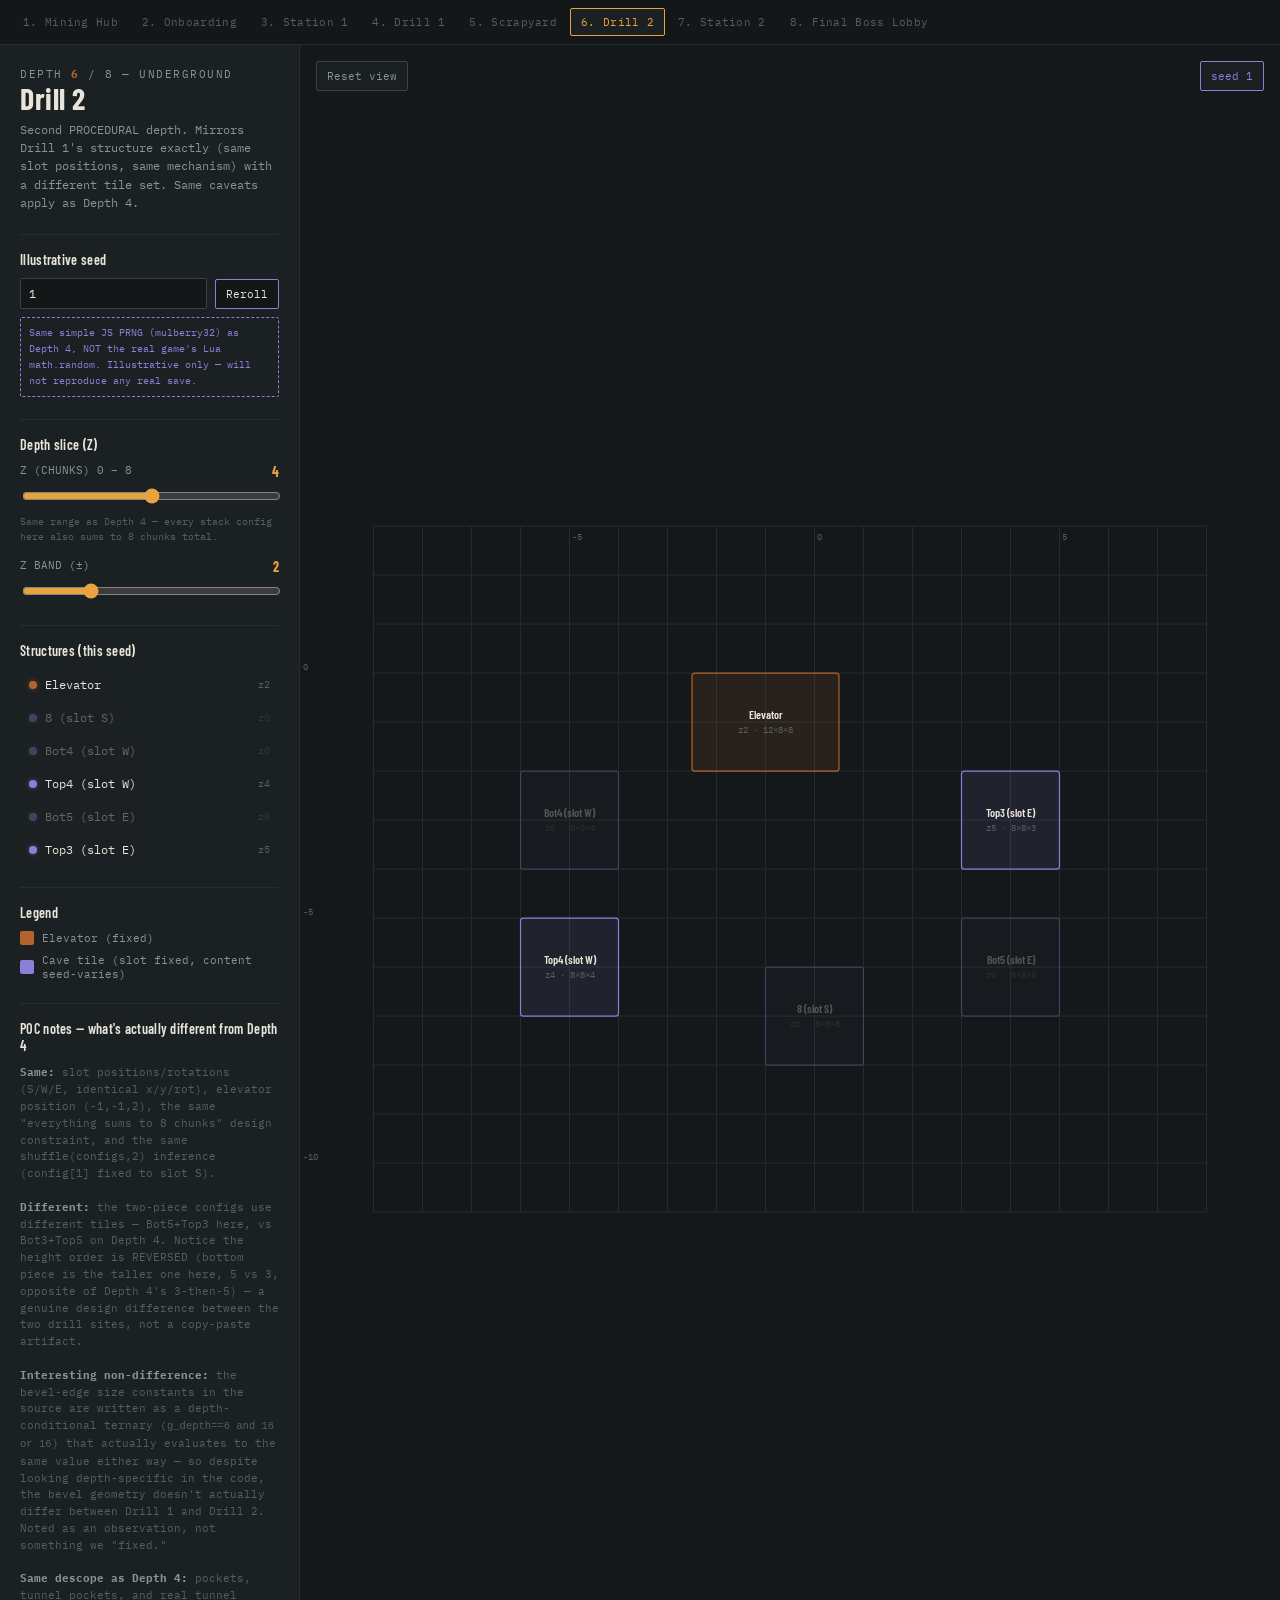
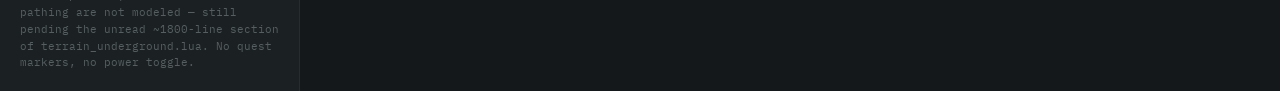
<file: drill2_map.html>
<!DOCTYPE html>
<html lang="en">
<head>
<meta charset="UTF-8">
<meta name="viewport" content="width=device-width, initial-scale=1.0">
<title>Depth 6 — Drill 2</title>
<link rel="stylesheet" href="shared.css">
<style>
  .tile-label{ font-family: var(--display); font-weight:600; font-size: 12px; fill: var(--text); }
  .tile-sub{ font-family: var(--mono); font-size: 9px; fill: var(--text-faint); }
</style>
</head>
<body data-depth="6">
<div id="depth-nav"></div>
<div class="app">
  <div class="sidebar">
    <div>
      <div class="depth-tag">DEPTH <b>6</b> / 8 — UNDERGROUND</div>
      <h1>Drill 2</h1>
      <div class="subtitle">Second PROCEDURAL depth. Mirrors Drill 1's structure exactly (same slot positions, same mechanism) with a different tile set. Same caveats apply as Depth 4.</div>
    </div>

    <div class="block">
      <p class="block-label">Illustrative seed</p>
      <div class="seed-row">
        <input type="text" id="seedInput" class="seed-input" value="1">
        <button class="reroll-btn" id="rerollBtn">Reroll</button>
      </div>
      <div class="sim-warning">Same simple JS PRNG (mulberry32) as Depth 4, NOT the real game's Lua math.random. Illustrative only — will not reproduce any real save.</div>
    </div>

    <div class="block">
      <p class="block-label">Depth slice (Z)</p>
      <div class="z-readout"><span>Z (CHUNKS) 0 – 8</span><b id="zVal">4</b></div>
      <input type="range" id="zSlider" min="0" max="8" step="1" value="4">
      <div class="z-hint">Same range as Depth 4 — every stack config here also sums to 8 chunks total.</div>

      <div class="z-readout" style="margin-top:14px;"><span>Z BAND (±)</span><b id="bandVal">2</b></div>
      <input type="range" id="bandSlider" min="0" max="8" step="1" value="2">
    </div>

    <div class="block">
      <p class="block-label">Structures (this seed)</p>
      <div class="marker-list" id="markerList"></div>
    </div>

    <div class="block">
      <p class="block-label">Legend</p>
      <div class="legend">
        <div class="legend-row"><span class="legend-swatch" style="background:var(--rust);"></span> Elevator (fixed)</div>
        <div class="legend-row"><span class="legend-swatch" style="background:var(--violet);"></span> Cave tile (slot fixed, content seed-varies)</div>
      </div>
    </div>

    <div class="block">
      <p class="block-label">POC notes — what's actually different from Depth 4</p>
      <div class="note">
        <b>Same:</b> slot positions/rotations (S/W/E, identical x/y/rot), elevator position (-1,-1,2), the same "everything sums to 8 chunks" design constraint, and the same shuffle(configs,2) inference (config[1] fixed to slot S).
        <br><br>
        <b>Different:</b> the two-piece configs use different tiles — Bot5+Top3 here, vs Bot3+Top5 on Depth 4. Notice the height order is REVERSED (bottom piece is the taller one here, 5 vs 3, opposite of Depth 4's 3-then-5) — a genuine design difference between the two drill sites, not a copy-paste artifact.
        <br><br>
        <b>Interesting non-difference:</b> the bevel-edge size constants in the source are written as a depth-conditional ternary (<code>g_depth==6 and 16 or 16</code>) that actually evaluates to the same value either way — so despite looking depth-specific in the code, the bevel geometry doesn't actually differ between Drill 1 and Drill 2. Noted as an observation, not something we "fixed."
        <br><br>
        <b>Same descope as Depth 4:</b> pockets, tunnel pockets, and real tunnel pathing are not modeled — still pending the unread ~1800-line section of terrain_underground.lua. No quest markers, no power toggle.
      </div>
    </div>
  </div>

  <div class="map-area">
    <div class="map-toolbar">
      <button class="tool-btn" id="resetViewBtn">Reset view</button>
    </div>
    <div class="seed-tag" id="seedTag">seed 1</div>
    <svg id="svg" viewBox="0 0 1000 700"></svg>
    <div class="callout" id="callout">
      <div class="callout-title" id="calloutTitle"></div>
      <div class="callout-meta" id="calloutMeta"></div>
      <div class="callout-coords" id="calloutCoords"></div>
    </div>
  </div>
</div>

<script>
// FIXED — identical slot geometry to Depth 4.
const FIXED = {
  elevator: { name: "Elevator", pos: [-1, -1, 2], size: [12, 8, 8], rotation: 0 },
  slots: [
    { id: "S", x: -1, y: -7, rotation: 2, offsetAxis: "x", offsetVals: [0, 1] },
    { id: "W", x: -5, y: -6, rotation: 1, offsetAxis: "y", offsetVals: [0, 3] },
    { id: "E", x: 4, y: -6, rotation: 3, offsetAxis: "y", offsetVals: [0, 3] }
  ]
};
// Depth 6's tile set — Bot5/Top3 (height order reversed vs Depth 4's Bot3/Top5).
const CONFIGS = [
  [{ name: "8", size: [8, 8, 8] }],
  [{ name: "Bot5", size: [8, 8, 5] }, { name: "Top3", size: [8, 8, 3] }],
  [{ name: "Bot4", size: [8, 8, 4] }, { name: "Top4", size: [8, 8, 4] }]
];

function mulberry32(seed) {
  let a = seed >>> 0;
  return function () {
    a |= 0; a = (a + 0x6D2B79F5) | 0;
    let t = Math.imul(a ^ (a >>> 15), 1 | a);
    t = (t + Math.imul(t ^ (t >>> 7), 61 | t)) ^ t;
    return ((t ^ (t >>> 14)) >>> 0) / 4294967296;
  };
}
function hashSeed(str) {
  let h = 0;
  for (let i = 0; i < str.length; i++) { h = (Math.imul(31, h) + str.charCodeAt(i)) | 0; }
  return h >>> 0;
}
function seededShuffle(arr, rng) {
  const a = arr.slice();
  for (let i = a.length - 1; i > 0; i--) {
    const j = Math.floor(rng() * (i + 1));
    [a[i], a[j]] = [a[j], a[i]];
  }
  return a;
}

function resolveForSeed(seedStr) {
  const rng = mulberry32(hashSeed(seedStr));
  const shuffledPair = seededShuffle([CONFIGS[1], CONFIGS[2]], rng);
  const slotConfig = { S: CONFIGS[0], W: shuffledPair[0], E: shuffledPair[1] };

  const structures = [{ id: "elevator", name: "Elevator", kind: "elevator",
    pos: FIXED.elevator.pos, size: FIXED.elevator.size, rotation: FIXED.elevator.rotation }];

  for (const slot of FIXED.slots) {
    const config = slotConfig[slot.id];
    const offsets = seededShuffle(slot.offsetVals, rng);
    let z = 0;
    config.forEach((tile, idx) => {
      const off = offsets.length ? offsets[offsets.length - 1 - (idx % offsets.length)] : 0;
      const pos = [slot.x, slot.y, z];
      if (slot.offsetAxis === 'x') pos[0] += off; else pos[1] += off;
      structures.push({
        id: `${slot.id}-${tile.name}`, name: `${tile.name} (slot ${slot.id})`, kind: "cave",
        pos, size: tile.size, rotation: slot.rotation, slot: slot.id
      });
      z += tile.size[2];
    });
  }
  return structures;
}

let currentSeed = "1";
let DATA_STRUCTURES = resolveForSeed(currentSeed);
const ASSUMED_CHUNKS_PER_CELL = 4;

function computeBounds() {
  const xs = DATA_STRUCTURES.map(s => s.pos[0]);
  const ys = DATA_STRUCTURES.map(s => s.pos[1]);
  return { minX: Math.min(...xs) - 4, maxX: Math.max(...xs) + 4, minY: Math.min(...ys) - 4, maxY: Math.max(...ys) + 4 };
}
let bounds = computeBounds();

const VB_W = 1000, VB_H = 700;
let UNIFORM_SCALE, offsetX, offsetY;
function recomputeScale() {
  const worldSpanX = bounds.maxX - bounds.minX, worldSpanY = bounds.maxY - bounds.minY;
  UNIFORM_SCALE = Math.min(VB_W / worldSpanX, VB_H / worldSpanY);
  const drawnW = worldSpanX * UNIFORM_SCALE, drawnH = worldSpanY * UNIFORM_SCALE;
  offsetX = (VB_W - drawnW) / 2; offsetY = (VB_H - drawnH) / 2;
}
recomputeScale();

function cellToSvg(cx, cy) {
  const sx = offsetX + (cx - bounds.minX) * UNIFORM_SCALE;
  const sy = VB_H - offsetY - (cy - bounds.minY) * UNIFORM_SCALE;
  return [sx, sy];
}

const GRID_SPACING = 1;
function gridLines() {
  const parts = [];
  const gxStart = Math.ceil(bounds.minX / GRID_SPACING) * GRID_SPACING;
  const gyStart = Math.ceil(bounds.minY / GRID_SPACING) * GRID_SPACING;
  for (let gx = gxStart; gx <= bounds.maxX; gx += GRID_SPACING) {
    const [sx0, sy0] = cellToSvg(gx, bounds.minY);
    const [sx1, sy1] = cellToSvg(gx, bounds.maxY);
    parts.push(`<line class="grid-line" x1="${sx0}" y1="${sy0}" x2="${sx1}" y2="${sy1}"/>`);
    if (Math.round(gx) % 5 === 0) parts.push(`<text class="grid-label" x="${sx0 + 3}" y="14">${Math.round(gx)}</text>`);
  }
  for (let gy = gyStart; gy <= bounds.maxY; gy += GRID_SPACING) {
    const [sx0, sy0] = cellToSvg(bounds.minX, gy);
    const [sx1, sy1] = cellToSvg(bounds.maxX, gy);
    parts.push(`<line class="grid-line" x1="${sx0}" y1="${sy0}" x2="${sx1}" y2="${sy1}"/>`);
    if (Math.round(gy) % 5 === 0) parts.push(`<text class="grid-label" x="3" y="${sy0 - 3}">${Math.round(gy)}</text>`);
  }
  return parts.join('');
}

const svg = document.getElementById('svg');
const markerListEl = document.getElementById('markerList');
const zSlider = document.getElementById('zSlider');
const zVal = document.getElementById('zVal');
const bandSlider = document.getElementById('bandSlider');
const bandVal = document.getElementById('bandVal');
const callout = document.getElementById('callout');
const seedInput = document.getElementById('seedInput');
const seedTag = document.getElementById('seedTag');
let Z_BAND = parseFloat(bandSlider.value);

let selectedId = null;
let view = { x: 0, y: 0, scale: 1 };

function escapeHtml(s){ return s.replace(/[&<>"']/g, c => ({'&':'&amp;','<':'&lt;','>':'&gt;','"':'&quot;',"'":'&#39;'}[c])); }

function render() {
  const parts = [];
  parts.push(`<g id="viewport" transform="translate(${view.x},${view.y}) scale(${view.scale})">`);
  parts.push(gridLines());

  const zTarget = parseFloat(zSlider.value);
  for (const s of DATA_STRUCTURES) {
    const cellW = s.size[0] / ASSUMED_CHUNKS_PER_CELL, cellH = s.size[1] / ASSUMED_CHUNKS_PER_CELL;
    const [cx, cy] = cellToSvg(s.pos[0], s.pos[1]);
    const w = cellW * UNIFORM_SCALE, h = cellH * UNIFORM_SCALE;
    const dz = Math.abs(s.pos[2] - zTarget);
    const inRange = dz <= Z_BAND;
    const opacity = inRange ? 1 : 0.3;
    parts.push(`<g class="struct" data-id="${s.id}" style="cursor:pointer; opacity:${opacity};">
      <rect class="tile-fill ${s.kind}" x="${cx - w/2}" y="${cy - h/2}" width="${w}" height="${h}" rx="3"/>
      <text class="tile-label" x="${cx}" y="${cy - 3}" text-anchor="middle">${escapeHtml(s.name)}</text>
      <text class="tile-sub" x="${cx}" y="${cy + 11}" text-anchor="middle">z${s.pos[2]} · ${s.size[0]}×${s.size[1]}×${s.size[2]}</text>
    </g>`);
  }
  parts.push('</g>');
  svg.innerHTML = parts.join('');
  attachHandlers();
}

function attachHandlers() {
  svg.querySelectorAll('.struct').forEach(g => {
    g.addEventListener('click', (e) => { e.stopPropagation(); select(g.getAttribute('data-id')); });
  });
}

function renderList() {
  const zTarget = parseFloat(zSlider.value);
  markerListEl.innerHTML = DATA_STRUCTURES.map(s => {
    const dz = Math.abs(s.pos[2] - zTarget);
    const inRange = dz <= Z_BAND;
    const dotClass = s.kind === 'elevator' ? 'elevator' : 'random';
    return `<div class="marker-row ${s.id === selectedId ? 'selected' : ''} ${inRange ? '' : 'dimmed'}" data-id="${s.id}">
      <span class="dot ${dotClass}"></span>
      <span class="marker-name">${escapeHtml(s.name)}</span>
      <span class="marker-z">z${s.pos[2]}</span>
    </div>`;
  }).join('');
  markerListEl.querySelectorAll('.marker-row').forEach(row => {
    row.addEventListener('click', () => select(row.getAttribute('data-id')));
  });
}

function select(id) {
  selectedId = id;
  const s = DATA_STRUCTURES.find(x => x.id === id);
  if (s) {
    document.getElementById('calloutTitle').textContent = s.name;
    document.getElementById('calloutMeta').textContent = (s.kind === 'elevator' ? 'Elevator (fixed)' : 'Cave tile (slot fixed, content seed-varied)') + ' · rotation ' + s.rotation;
    document.getElementById('calloutCoords').textContent =
      `x ${s.pos[0]} cell  y ${s.pos[1]} cell  z ${s.pos[2]} chunk   ·   size ${s.size[0]}×${s.size[1]}×${s.size[2]} chunks`;
    callout.classList.add('visible');
  }
  render();
  renderList();
}

svg.addEventListener('click', () => { callout.classList.remove('visible'); selectedId = null; render(); renderList(); });

zSlider.addEventListener('input', () => { zVal.textContent = zSlider.value; render(); renderList(); });
bandSlider.addEventListener('input', () => { Z_BAND = parseFloat(bandSlider.value); bandVal.textContent = Z_BAND; render(); renderList(); });

function applySeed() {
  currentSeed = seedInput.value || "1";
  seedTag.textContent = "seed " + currentSeed;
  DATA_STRUCTURES = resolveForSeed(currentSeed);
  bounds = computeBounds();
  recomputeScale();
  selectedId = null;
  callout.classList.remove('visible');
  render();
  renderList();
}
document.getElementById('rerollBtn').addEventListener('click', () => {
  seedInput.value = String(Math.floor(Math.random() * 1000000));
  applySeed();
});
seedInput.addEventListener('change', applySeed);

let isPanning = false, panStart = { x: 0, y: 0 }, viewStart = { x: 0, y: 0 };
svg.addEventListener('mousedown', (e) => {
  isPanning = true; svg.classList.add('panning');
  panStart = { x: e.clientX, y: e.clientY }; viewStart = { x: view.x, y: view.y };
});
window.addEventListener('mousemove', (e) => {
  if (!isPanning) return;
  const dx = e.clientX - panStart.x, dy = e.clientY - panStart.y;
  const rect = svg.getBoundingClientRect();
  const scaleFactor = VB_W / rect.width;
  view.x = viewStart.x + dx * scaleFactor; view.y = viewStart.y + dy * scaleFactor;
  render();
});
window.addEventListener('mouseup', () => { isPanning = false; svg.classList.remove('panning'); });

svg.addEventListener('wheel', (e) => {
  e.preventDefault();
  const rect = svg.getBoundingClientRect();
  const scaleFactor = VB_W / rect.width;
  const mx = (e.clientX - rect.left) * scaleFactor, my = (e.clientY - rect.top) * scaleFactor;
  const delta = e.deltaY > 0 ? 0.9 : 1.1;
  const newScale = Math.min(6, Math.max(0.4, view.scale * delta));
  view.x = mx - ((mx - view.x) / view.scale) * newScale;
  view.y = my - ((my - view.y) / view.scale) * newScale;
  view.scale = newScale;
  render();
}, { passive: false });

document.getElementById('resetViewBtn').addEventListener('click', () => { view = { x: 0, y: 0, scale: 1 }; render(); });

render();
renderList();
</script>
<script src="shared-nav.js"></script>
</body>
</html>
</file>
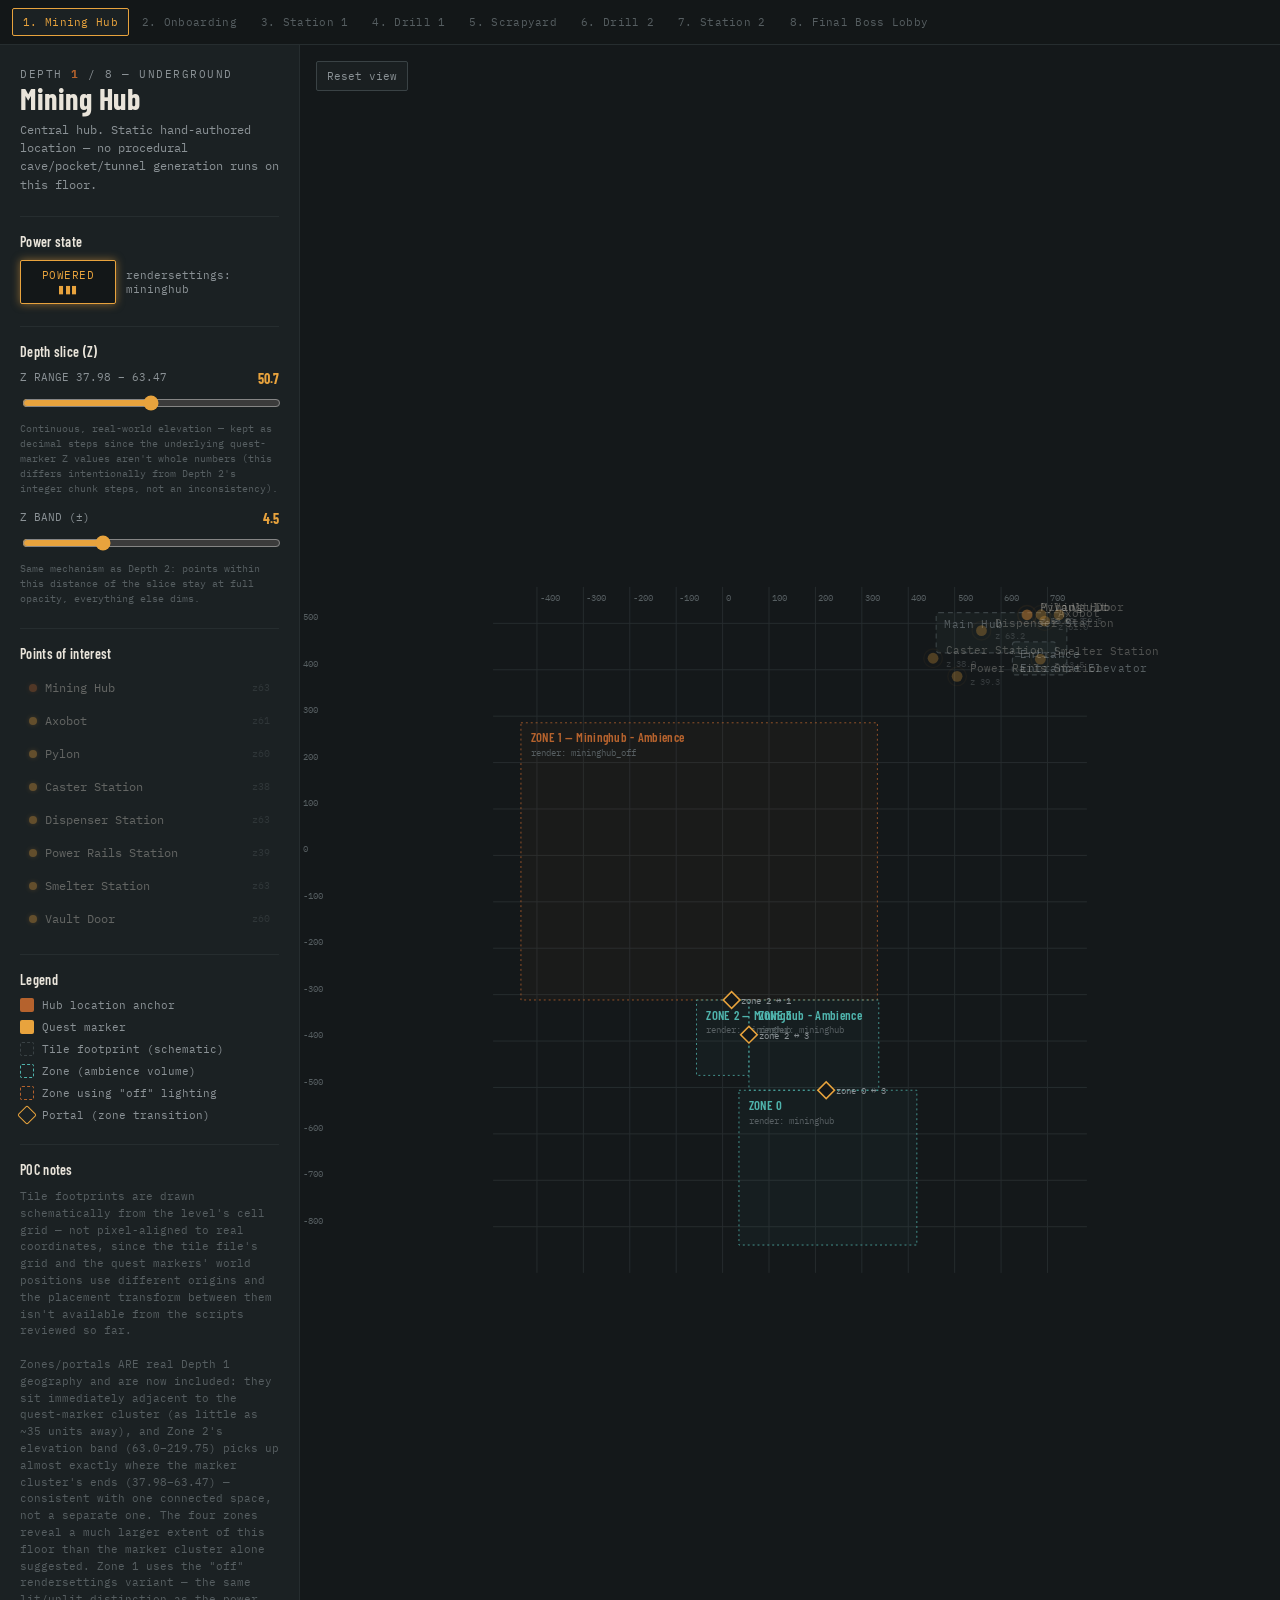
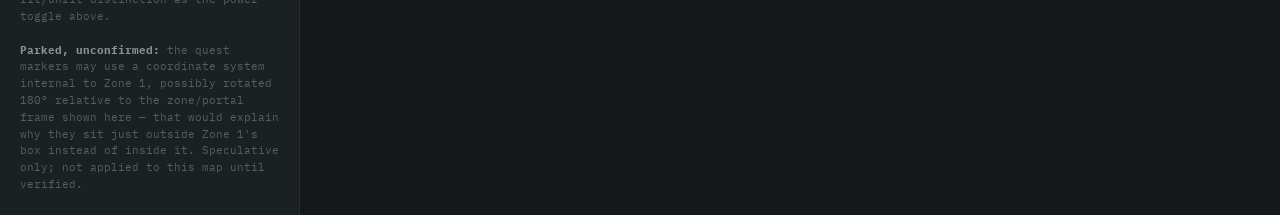
<file: mininghub_map.html>
<!DOCTYPE html>
<html lang="en">
<head>
<meta charset="UTF-8">
<meta name="viewport" content="width=device-width, initial-scale=1.0">
<title>Depth 1 — Mining Hub</title>
<link rel="stylesheet" href="shared.css">
<style>
  @import url('https://fonts.googleapis.com/css2?family=Barlow+Condensed:wght@600;700&family=IBM+Plex+Mono:wght@400;500;600&display=swap');

  :root{
    --bg: #14181a;
    --bg-panel: #1b2123;
    --bg-panel-2: #131718;
    --line: #3a4245;
    --line-soft: #262d2f;
    --rust: #b5622d;
    --rust-glow: rgba(181,98,45,0.5);
    --amber: #e8a33d;
    --amber-glow: rgba(232,163,61,0.55);
    --teal: #4fb3ac;
    --teal-glow: rgba(79,179,172,0.45);
    --text: #e9e4da;
    --text-dim: #8b9296;
    --text-faint: #565e61;
    --radius: 2px;
    --display: 'Barlow Condensed', sans-serif;
    --mono: 'IBM Plex Mono', monospace;
  }
  *{ box-sizing: border-box; }
  html,body{ margin:0; padding:0; }
  body{
    background: var(--bg);
    color: var(--text);
    font-family: var(--mono);
    min-height: 100vh;
  }
  body.power-off{ --rust: #3f6f6b; --amber: #4fb3ac; --amber-glow: rgba(79,179,172,0.35); }

  .app{ display:grid; grid-template-columns: 300px 1fr; min-height:100vh; }
  @media (max-width: 860px){ .app{ grid-template-columns: 1fr; } }

  .sidebar{
    background: var(--bg-panel);
    border-right: 1px solid var(--line-soft);
    padding: 22px 20px;
    display:flex; flex-direction:column; gap:22px;
  }

  .depth-tag{
    font-family: var(--mono); font-size: 11px; letter-spacing:1.5px;
    color: var(--text-dim);
  }
  .depth-tag b{ color: var(--rust); }
  h1{
    font-family: var(--display); font-weight:700; font-size:30px;
    letter-spacing: 0.5px; margin: 2px 0 0 0; line-height:1.05;
    color: var(--text);
  }
  .subtitle{ font-family: var(--mono); font-size:11.5px; color: var(--text-dim); margin-top:6px; line-height:1.6; }

  .block{ border-top: 1px solid var(--line-soft); padding-top: 16px; }
  .block-label{
    font-family: var(--display); font-weight:600; font-size: 14px;
    letter-spacing: 0.3px; color: var(--text); margin: 0 0 10px 0;
  }

  .power-row{ display:flex; align-items:center; justify-content:space-between; gap:10px; }
  .power-btn{
    font-family: var(--mono); font-size: 11px; letter-spacing: 0.5px;
    background: var(--bg-panel-2); color: var(--text); border: 1px solid var(--line);
    border-radius: var(--radius); padding: 7px 12px; cursor:pointer;
    transition: border-color .15s, box-shadow .15s;
  }
  .power-btn.on{ border-color: var(--amber); color: var(--amber); box-shadow: 0 0 8px var(--amber-glow); }
  .power-status{ font-size: 10.5px; color: var(--text-dim); }

  .z-readout{ display:flex; justify-content:space-between; font-size:11px; color: var(--text-dim); margin-bottom:6px; }
  .z-readout b{ color: var(--amber); font-size:14px; font-family: var(--display); }
  input[type=range]{ width:100%; accent-color: var(--amber); }
  .z-hint{ font-size: 10px; color: var(--text-faint); margin-top:6px; line-height:1.5; }

  .marker-list{ display:flex; flex-direction:column; gap:2px; max-height: 260px; overflow-y:auto; }
  .marker-row{
    display:flex; align-items:center; gap:8px; padding: 7px 8px;
    border-radius: var(--radius); cursor:pointer; font-size:11.5px;
    border: 1px solid transparent;
  }
  .marker-row:hover{ background: var(--bg-panel-2); }
  .marker-row.selected{ border-color: var(--amber); background: var(--bg-panel-2); }
  .marker-row.dimmed{ opacity: 0.35; }
  .dot{ width:8px; height:8px; border-radius:50%; flex-shrink:0; }
  .dot.location{ background: var(--rust); box-shadow: 0 0 5px var(--rust-glow); }
  .dot.quest{ background: var(--amber); box-shadow: 0 0 5px var(--amber-glow); }
  .marker-name{ flex:1; color: var(--text); }
  .marker-z{ color: var(--text-faint); font-size: 10px; }

  .legend{ display:flex; flex-direction:column; gap:8px; font-size:11px; color: var(--text-dim); }
  .legend-row{ display:flex; align-items:center; gap:8px; }
  .legend-swatch{ width:14px; height:14px; border-radius:2px; flex-shrink:0; }

  .note{ font-size: 10.5px; color: var(--text-faint); line-height:1.6; }

  .map-area{ position:relative; overflow:hidden; background: var(--bg); }
  .map-toolbar{
    position:absolute; top:16px; left:16px; z-index:5;
    display:flex; gap:8px;
  }
  .tool-btn{
    font-family: var(--mono); font-size: 11px;
    background: rgba(27,33,35,0.9); color: var(--text-dim); border: 1px solid var(--line);
    border-radius: var(--radius); padding: 7px 10px; cursor:pointer;
    backdrop-filter: blur(2px);
  }
  .tool-btn:hover{ color: var(--text); border-color: var(--amber); }

  svg{ display:block; width:100%; height:100%; cursor: grab; }
  svg.panning{ cursor: grabbing; }

  .tile-fill{ fill: rgba(74,88,90,0.10); stroke: var(--line); stroke-width: 1.2; stroke-dasharray: 5 4; }
  .tile-label{ font-family: var(--mono); font-size: 11px; fill: var(--text-faint); letter-spacing: 0.5px; }

  .grid-line{ stroke: var(--line-soft); stroke-width: 1; }
  .grid-label{ font-family: var(--mono); font-size: 9px; fill: var(--text-faint); }

  .zone-fill{ fill: rgba(79,179,172,0.05); stroke: var(--teal); stroke-width: 1; stroke-dasharray: 2 3; opacity: 0.8; }
  .zone-off .zone-fill{ fill: rgba(181,98,45,0.05); stroke: var(--rust); }
  .zone-label{ font-family: var(--display); font-weight:600; font-size: 13px; fill: var(--teal); letter-spacing: 0.3px; }
  .zone-off .zone-label{ fill: var(--rust); }
  .zone-sub{ font-family: var(--mono); font-size: 9px; fill: var(--text-faint); }
  .portal-mark{ fill: var(--bg); stroke: var(--amber); stroke-width: 1.6; }
  .portal-label{ font-family: var(--mono); font-size: 9.5px; fill: var(--text-dim); }

  .poi-ring{ fill: none; stroke-width: 1.4; }
  .poi-core{ transition: r .15s, opacity .15s; }
  .poi-label{ font-family: var(--mono); font-size: 11px; fill: var(--text); pointer-events:none; }
  .poi-sub{ font-family: var(--mono); font-size: 9px; fill: var(--text-dim); pointer-events:none; }

  .callout{
    position:absolute; bottom:16px; left:16px; right:16px; z-index:5;
    background: rgba(27,33,35,0.94); border: 1px solid var(--line);
    border-radius: var(--radius); padding: 12px 14px; max-width: 380px;
    display:none;
  }
  .callout.visible{ display:block; }
  .callout-title{ font-family: var(--display); font-weight:600; font-size:17px; color: var(--text); }
  .callout-meta{ font-size: 10.5px; color: var(--text-dim); margin-top:4px; }
  .callout-coords{ font-size: 10px; color: var(--text-faint); margin-top:6px; }
</style>
</head>
<body data-depth="1">
<div id="depth-nav"></div>
<div class="app">
  <div class="sidebar">
    <div>
      <div class="depth-tag">DEPTH <b>1</b> / 8 — UNDERGROUND</div>
      <h1>Mining Hub</h1>
      <div class="subtitle">Central hub. Static hand-authored location — no procedural cave/pocket/tunnel generation runs on this floor.</div>
    </div>

    <div class="block">
      <p class="block-label">Power state</p>
      <div class="power-row">
        <button class="power-btn on" id="powerBtn">POWERED ▮▮▮</button>
        <span class="power-status" id="powerStatus">rendersettings: mininghub</span>
      </div>
    </div>

    <div class="block">
      <p class="block-label">Depth slice (Z)</p>
      <div class="z-readout"><span>Z RANGE 37.98 – 63.47</span><b id="zVal">50.7</b></div>
      <input type="range" id="zSlider" min="37.98" max="63.47" step="0.1" value="50.7">
      <div class="z-hint">Continuous, real-world elevation — kept as decimal steps since the underlying quest-marker Z values aren't whole numbers (this differs intentionally from Depth 2's integer chunk steps, not an inconsistency).</div>

      <div class="z-readout" style="margin-top:14px;"><span>Z BAND (±)</span><b id="bandVal">4.5</b></div>
      <input type="range" id="bandSlider" min="0" max="15" step="0.5" value="4.5">
      <div class="z-hint">Same mechanism as Depth 2: points within this distance of the slice stay at full opacity, everything else dims.</div>
    </div>

    <div class="block">
      <p class="block-label">Points of interest</p>
      <div class="marker-list" id="markerList"></div>
    </div>

    <div class="block">
      <p class="block-label">Legend</p>
      <div class="legend">
        <div class="legend-row"><span class="legend-swatch" style="background:var(--rust);"></span> Hub location anchor</div>
        <div class="legend-row"><span class="legend-swatch" style="background:var(--amber);"></span> Quest marker</div>
        <div class="legend-row"><span class="legend-swatch" style="border:1.5px dashed var(--line); background:transparent;"></span> Tile footprint (schematic)</div>
        <div class="legend-row"><span class="legend-swatch" style="border:1.5px dashed var(--teal); background:transparent;"></span> Zone (ambience volume)</div>
        <div class="legend-row"><span class="legend-swatch" style="border:1.5px dashed var(--rust); background:transparent;"></span> Zone using "off" lighting</div>
        <div class="legend-row"><span class="legend-swatch" style="background:transparent; border: 1.5px solid var(--amber); transform: rotate(45deg);"></span> Portal (zone transition)</div>
      </div>
    </div>

    <div class="block">
      <p class="block-label">POC notes</p>
      <div class="note">
        Tile footprints are drawn schematically from the level's cell grid — not pixel-aligned to real coordinates, since the tile file's grid and the quest markers' world positions use different origins and the placement transform between them isn't available from the scripts reviewed so far.
        <br><br>
        Zones/portals ARE real Depth 1 geography and are now included: they sit immediately adjacent to the quest-marker cluster (as little as ~35 units away), and Zone 2's elevation band (63.0–219.75) picks up almost exactly where the marker cluster's ends (37.98–63.47) — consistent with one connected space, not a separate one. The four zones reveal a much larger extent of this floor than the marker cluster alone suggested. Zone 1 uses the "off" rendersettings variant — the same lit/unlit distinction as the power toggle above.
        <br><br>
        <b>Parked, unconfirmed:</b> the quest markers may use a coordinate system internal to Zone 1, possibly rotated 180° relative to the zone/portal frame shown here — that would explain why they sit just outside Zone 1's box instead of inside it. Speculative only; not applied to this map until verified.
      </div>
    </div>
  </div>

  <div class="map-area">
    <div class="map-toolbar">
      <button class="tool-btn" id="resetViewBtn">Reset view</button>
    </div>
    <svg id="svg" viewBox="0 0 1000 700"></svg>
    <div class="callout" id="callout">
      <div class="callout-title" id="calloutTitle"></div>
      <div class="callout-meta" id="calloutMeta"></div>
      <div class="callout-coords" id="calloutCoords"></div>
    </div>
  </div>
</div>

<script>
const DATA = {
  markers: [
    {"id":"hub","name":"Mining Hub","pos":[656.74591064453,518.47381591797,62.988464355469],"kind":"location"},
    {"id":"axobot","name":"Axobot","pos":[694.00213623047,504.92224121094,60.981819152832],"kind":"quest"},
    {"id":"pylon","name":"Pylon","pos":[655.51239013672,518.46997070312,59.945594787598],"kind":"quest"},
    {"id":"station_caster","name":"Caster Station","pos":[453.45022583008,424.79010009766,37.984477996826],"kind":"quest"},
    {"id":"station_dispenser","name":"Dispenser Station","pos":[557.76965332031,484.24572753906,63.208450317383],"kind":"quest"},
    {"id":"station_powerrails","name":"Power Rails Station","pos":[505.25,385.74996948242,39.250007629395],"kind":"quest"},
    {"id":"station_smelter","name":"Smelter Station","pos":[684.69689941406,422.84887695312,63.471084594727],"kind":"quest"},
    {"id":"vault_door","name":"Vault Door","pos":[686.13012695312,518.58569335938,60.329624176025],"kind":"quest"},
    {"id":"vault","name":"Vault","pos":[724.94049072266,518.45831298828,59.454074859619],"kind":"quest"}
  ],
  tiles: [
    {"name":"Entrance Elevator","cellBBox":{"x":[1,5],"y":[-13,-9]}},
    {"name":"Entrance","cellBBox":{"x":[1,4],"y":[-8,-5]}},
    {"name":"Main Hub","cellBBox":{"x":[-6,5],"y":[-7,3]}}
  ],
  zones: [
    {"id":0, "x":[35.25,418.5], "y":[-839.5,-506.0], "ambient": null, "render": "mininghub"},
    {"id":1, "x":[-434.5,333.5], "y":[-311.5,285.75], "ambient": "Mininghub - Ambience", "render": "mininghub_off"},
    {"id":2, "x":[-56.25,56.75], "y":[-474.0,-311.5], "ambient": "Mininghub - Ambience", "render": "mininghub"},
    {"id":3, "x":[56.75,336.5], "y":[-506.0,-311.5], "ambient": null, "render": "mininghub"}
  ],
  portals: [
    {"id":2, "x":[200.547592163,245.790176392], "y":[-506.0,-506.0], "zoneA":0, "zoneB":3},
    {"id":15, "x":[-13.694889069,52.469524384], "y":[-311.5,-311.5], "zoneA":2, "zoneB":1},
    {"id":16, "x":[56.75,56.75], "y":[-409.358459473,-363.235015869], "zoneA":2, "zoneB":3}
  ]
};

let Z_BAND = 4.5; // elevation units either side of slider treated as "in range" — now controlled by bandSlider

// world-space bounds (real coords) — now spans BOTH the marker cluster and the zone volumes,
// since they're confirmed to be the same coordinate frame (adjacent, not overlapping)
const zoneXs = DATA.zones.flatMap(z => z.x);
const zoneYs = DATA.zones.flatMap(z => z.y);
const xs = DATA.markers.map(m => m.pos[0]).concat(zoneXs);
const ys = DATA.markers.map(m => m.pos[1]).concat(zoneYs);
const wMinX = Math.min(...xs), wMaxX = Math.max(...xs);
const wMinY = Math.min(...ys), wMaxY = Math.max(...ys);
const wPad = 60;

// SVG viewBox space
const VB_W = 1000, VB_H = 700;

// Uniform 1:1 scale: use ONE scale factor for both axes (the tighter-fitting one),
// so distances/shapes on the map are not distorted in either direction. The unused
// margin on the looser axis is centered rather than stretched to fill the viewBox.
const worldSpanX = (wMaxX + wPad) - (wMinX - wPad);
const worldSpanY = (wMaxY + wPad) - (wMinY - wPad);
const UNIFORM_SCALE = Math.min(VB_W / worldSpanX, VB_H / worldSpanY);
const drawnW = worldSpanX * UNIFORM_SCALE;
const drawnH = worldSpanY * UNIFORM_SCALE;
const offsetX = (VB_W - drawnW) / 2;
const offsetY = (VB_H - drawnH) / 2;

function worldToSvg(x, y) {
  const sx = offsetX + (x - (wMinX - wPad)) * UNIFORM_SCALE;
  // y flipped: game +Y is "north", svg +y is down. We map so relative layout is preserved, north = up.
  const sy = VB_H - offsetY - (y - (wMinY - wPad)) * UNIFORM_SCALE;
  return [sx, sy];
}

// Schematic tile placement: scale the cell-grid bboxes to roughly fit near the marker cluster
// specifically (the tiles are the entrance/hub structure, a small corner of the full zone area).
const mkMinX = Math.min(...DATA.markers.map(m => m.pos[0]));
const mkMaxX = Math.max(...DATA.markers.map(m => m.pos[0]));
const mkMinY = Math.min(...DATA.markers.map(m => m.pos[1]));
const mkMaxY = Math.max(...DATA.markers.map(m => m.pos[1]));
const cellsAllX = DATA.tiles.flatMap(t => t.cellBBox.x);
const cellsAllY = DATA.tiles.flatMap(t => t.cellBBox.y);
const cMinX = Math.min(...cellsAllX), cMaxX = Math.max(...cellsAllX);
const cMinY = Math.min(...cellsAllY), cMaxY = Math.max(...cellsAllY);
const cellSpanX = cMaxX - cMinX, cellSpanY = cMaxY - cMinY;
const targetW = (mkMaxX - mkMinX) * 0.95;
const targetH = (mkMaxY - mkMinY) * 0.95;
const scaleX = targetW / cellSpanX;
const scaleY = targetH / cellSpanY;
const originX = mkMinX + (mkMaxX - mkMinX) * 0.5 - (cellSpanX * scaleX) / 2;
const originY = mkMinY + (mkMaxY - mkMinY) * 0.5 - (cellSpanY * scaleY) / 2;

function cellToWorld(cx, cy) {
  return [originX + (cx - cMinX) * scaleX, originY + (cy - cMinY) * scaleY];
}

// Background grid — one line per 100 world units, matching this map's real-world coordinate
// scale (the same units the zone/marker/portal data is already expressed in).
const GRID_SPACING = 100;
function gridLines() {
  const parts = [];
  const gxStart = Math.ceil((wMinX - wPad) / GRID_SPACING) * GRID_SPACING;
  const gxEnd = wMaxX + wPad;
  const gyStart = Math.ceil((wMinY - wPad) / GRID_SPACING) * GRID_SPACING;
  const gyEnd = wMaxY + wPad;
  for (let gx = gxStart; gx <= gxEnd; gx += GRID_SPACING) {
    const [sx0, sy0] = worldToSvg(gx, wMinY - wPad);
    const [sx1, sy1] = worldToSvg(gx, wMaxY + wPad);
    parts.push(`<line class="grid-line" x1="${sx0}" y1="${sy0}" x2="${sx1}" y2="${sy1}"/>`);
    parts.push(`<text class="grid-label" x="${sx0 + 3}" y="14">${gx}</text>`);
  }
  for (let gy = gyStart; gy <= gyEnd; gy += GRID_SPACING) {
    const [sx0, sy0] = worldToSvg(wMinX - wPad, gy);
    const [sx1, sy1] = worldToSvg(wMaxX + wPad, gy);
    parts.push(`<line class="grid-line" x1="${sx0}" y1="${sy0}" x2="${sx1}" y2="${sy1}"/>`);
    parts.push(`<text class="grid-label" x="3" y="${sy0 - 3}">${gy}</text>`);
  }
  return parts.join('');
}

// ---- render ----
const svg = document.getElementById('svg');
const markerListEl = document.getElementById('markerList');
const zSlider = document.getElementById('zSlider');
const zVal = document.getElementById('zVal');
const bandSlider = document.getElementById('bandSlider');
const bandVal = document.getElementById('bandVal');
const callout = document.getElementById('callout');

let selectedId = null;
let view = { x: 0, y: 0, scale: 1 };

function render() {
  const parts = [];
  parts.push(`<g id="viewport" transform="translate(${view.x},${view.y}) scale(${view.scale})">`);
  parts.push(gridLines());

  // zone regions (ambience/render-state volumes — real data, own layer, not z-filtered since
  // these are broad trigger boxes rather than point elevations)
  for (const z of DATA.zones) {
    const [sx0, sy0] = worldToSvg(z.x[0], z.y[0]);
    const [sx1, sy1] = worldToSvg(z.x[1], z.y[1]);
    const rx = Math.min(sx0, sx1), ry = Math.min(sy0, sy1);
    const rw = Math.abs(sx1 - sx0), rh = Math.abs(sy1 - sy0);
    const isOff = z.render.endsWith('_off');
    parts.push(`<g class="${isOff ? 'zone-off' : ''}">
      <rect class="zone-fill" x="${rx}" y="${ry}" width="${rw}" height="${rh}"/>
      <text class="zone-label" x="${rx + 10}" y="${ry + 20}">ZONE ${z.id}${z.ambient ? ' — ' + escapeHtml(z.ambient) : ''}</text>
      <text class="zone-sub" x="${rx + 10}" y="${ry + 34}">render: ${escapeHtml(z.render)}</text>
    </g>`);
  }

  // portals (zone-to-zone transitions)
  for (const p of DATA.portals) {
    const mx = (p.x[0] + p.x[1]) / 2, my = (p.y[0] + p.y[1]) / 2;
    const [sx, sy] = worldToSvg(mx, my);
    parts.push(`<g class="portal" data-id="p${p.id}">
      <rect class="portal-mark" x="${sx - 6}" y="${sy - 6}" width="12" height="12" transform="rotate(45 ${sx} ${sy})"/>
      <text class="portal-label" x="${sx + 10}" y="${sy + 4}">zone ${p.zoneA} ↔ ${p.zoneB}</text>
    </g>`);
  }

  // tile schematics
  for (const tile of DATA.tiles) {
    const [x0, y0] = cellToWorld(tile.cellBBox.x[0], tile.cellBBox.y[0]);
    const [x1, y1] = cellToWorld(tile.cellBBox.x[1] + 1, tile.cellBBox.y[1] + 1);
    const [sx0, sy0] = worldToSvg(x0, y0);
    const [sx1, sy1] = worldToSvg(x1, y1);
    const rx = Math.min(sx0, sx1), ry = Math.min(sy0, sy1);
    const rw = Math.abs(sx1 - sx0), rh = Math.abs(sy1 - sy0);
    parts.push(`<rect class="tile-fill" x="${rx}" y="${ry}" width="${rw}" height="${rh}" rx="3"/>`);
    parts.push(`<text class="tile-label" x="${rx + 8}" y="${ry + 16}">${escapeHtml(tile.name)}</text>`);
  }

  // markers
  const zTarget = parseFloat(zSlider.value);
  for (const m of DATA.markers) {
    const [sx, sy] = worldToSvg(m.pos[0], m.pos[1]);
    const dz = Math.abs(m.pos[2] - zTarget);
    const inRange = dz <= Z_BAND;
    const opacity = inRange ? 1 : 0.28;
    const isLoc = m.kind === 'location';
    const color = isLoc ? 'var(--rust)' : 'var(--amber)';
    const r = m.id === selectedId ? 8 : 5.5;
    parts.push(`<g class="poi" data-id="${m.id}" style="cursor:pointer; opacity:${opacity};">
      <circle class="poi-ring" cx="${sx}" cy="${sy}" r="${r + 4}" stroke="${color}" opacity="${inRange ? 0.5 : 0.15}"/>
      <circle class="poi-core" cx="${sx}" cy="${sy}" r="${r}" fill="${color}" style="${inRange ? `filter:drop-shadow(0 0 4px ${isLoc ? 'var(--rust-glow)' : 'var(--amber-glow)'});` : ''}"/>
      <text class="poi-label" x="${sx + r + 8}" y="${sy - 4}">${escapeHtml(m.name)}</text>
      <text class="poi-sub" x="${sx + r + 8}" y="${sy + 9}">z ${m.pos[2].toFixed(1)}</text>
    </g>`);
  }

  parts.push('</g>');
  svg.innerHTML = parts.join('');
  attachHandlers();
}

function escapeHtml(s){ return s.replace(/[&<>"']/g, c => ({'&':'&amp;','<':'&lt;','>':'&gt;','"':'&quot;',"'":'&#39;'}[c])); }

function attachHandlers() {
  svg.querySelectorAll('.poi').forEach(g => {
    g.addEventListener('click', (e) => {
      e.stopPropagation();
      const id = g.getAttribute('data-id');
      selectMarker(id);
    });
  });
}

function renderMarkerList() {
  const zTarget = parseFloat(zSlider.value);
  markerListEl.innerHTML = DATA.markers.map(m => {
    const dz = Math.abs(m.pos[2] - zTarget);
    const inRange = dz <= Z_BAND;
    return `<div class="marker-row ${m.id === selectedId ? 'selected' : ''} ${inRange ? '' : 'dimmed'}" data-id="${m.id}">
      <span class="dot ${m.kind}"></span>
      <span class="marker-name">${escapeHtml(m.name)}</span>
      <span class="marker-z">z${m.pos[2].toFixed(0)}</span>
    </div>`;
  }).join('');
  markerListEl.querySelectorAll('.marker-row').forEach(row => {
    row.addEventListener('click', () => selectMarker(row.getAttribute('data-id')));
  });
}

function selectMarker(id) {
  selectedId = id;
  const m = DATA.markers.find(x => x.id === id);
  if (m) {
    document.getElementById('calloutTitle').textContent = m.name;
    document.getElementById('calloutMeta').textContent = m.kind === 'location' ? 'Depth location anchor' : 'Quest marker';
    document.getElementById('calloutCoords').textContent =
      `x ${m.pos[0].toFixed(2)}  y ${m.pos[1].toFixed(2)}  z ${m.pos[2].toFixed(2)}`;
    callout.classList.add('visible');
  }
  render();
  renderMarkerList();
}

svg.addEventListener('click', () => {
  callout.classList.remove('visible');
  selectedId = null;
  render();
  renderMarkerList();
});

zSlider.addEventListener('input', () => {
  zVal.textContent = parseFloat(zSlider.value).toFixed(1);
  render();
  renderMarkerList();
});

bandSlider.addEventListener('input', () => {
  Z_BAND = parseFloat(bandSlider.value);
  bandVal.textContent = Z_BAND;
  render();
  renderMarkerList();
});

// pan/zoom
let isPanning = false, panStart = { x: 0, y: 0 }, viewStart = { x: 0, y: 0 };
svg.addEventListener('mousedown', (e) => {
  isPanning = true;
  svg.classList.add('panning');
  panStart = { x: e.clientX, y: e.clientY };
  viewStart = { x: view.x, y: view.y };
});
window.addEventListener('mousemove', (e) => {
  if (!isPanning) return;
  const dx = e.clientX - panStart.x, dy = e.clientY - panStart.y;
  const rect = svg.getBoundingClientRect();
  const scaleFactor = VB_W / rect.width;
  view.x = viewStart.x + dx * scaleFactor;
  view.y = viewStart.y + dy * scaleFactor;
  render();
});
window.addEventListener('mouseup', () => { isPanning = false; svg.classList.remove('panning'); });

svg.addEventListener('wheel', (e) => {
  e.preventDefault();
  const rect = svg.getBoundingClientRect();
  const scaleFactor = VB_W / rect.width;
  const mx = (e.clientX - rect.left) * scaleFactor;
  const my = (e.clientY - rect.top) * scaleFactor;
  const delta = e.deltaY > 0 ? 0.9 : 1.1;
  const newScale = Math.min(6, Math.max(0.4, view.scale * delta));
  view.x = mx - ((mx - view.x) / view.scale) * newScale;
  view.y = my - ((my - view.y) / view.scale) * newScale;
  view.scale = newScale;
  render();
}, { passive: false });

document.getElementById('resetViewBtn').addEventListener('click', () => {
  view = { x: 0, y: 0, scale: 1 };
  render();
});

document.getElementById('powerBtn').addEventListener('click', () => {
  const btn = document.getElementById('powerBtn');
  const status = document.getElementById('powerStatus');
  const isOn = btn.classList.contains('on');
  if (isOn) {
    btn.classList.remove('on');
    btn.textContent = 'UNPOWERED ▯▯▯';
    status.textContent = 'rendersettings: mininghub_off';
    document.body.classList.add('power-off');
  } else {
    btn.classList.add('on');
    btn.textContent = 'POWERED ▮▮▮';
    status.textContent = 'rendersettings: mininghub';
    document.body.classList.remove('power-off');
  }
});

render();
renderMarkerList();
</script>
<script src="shared-nav.js"></script>
</body>
</html>
</file>
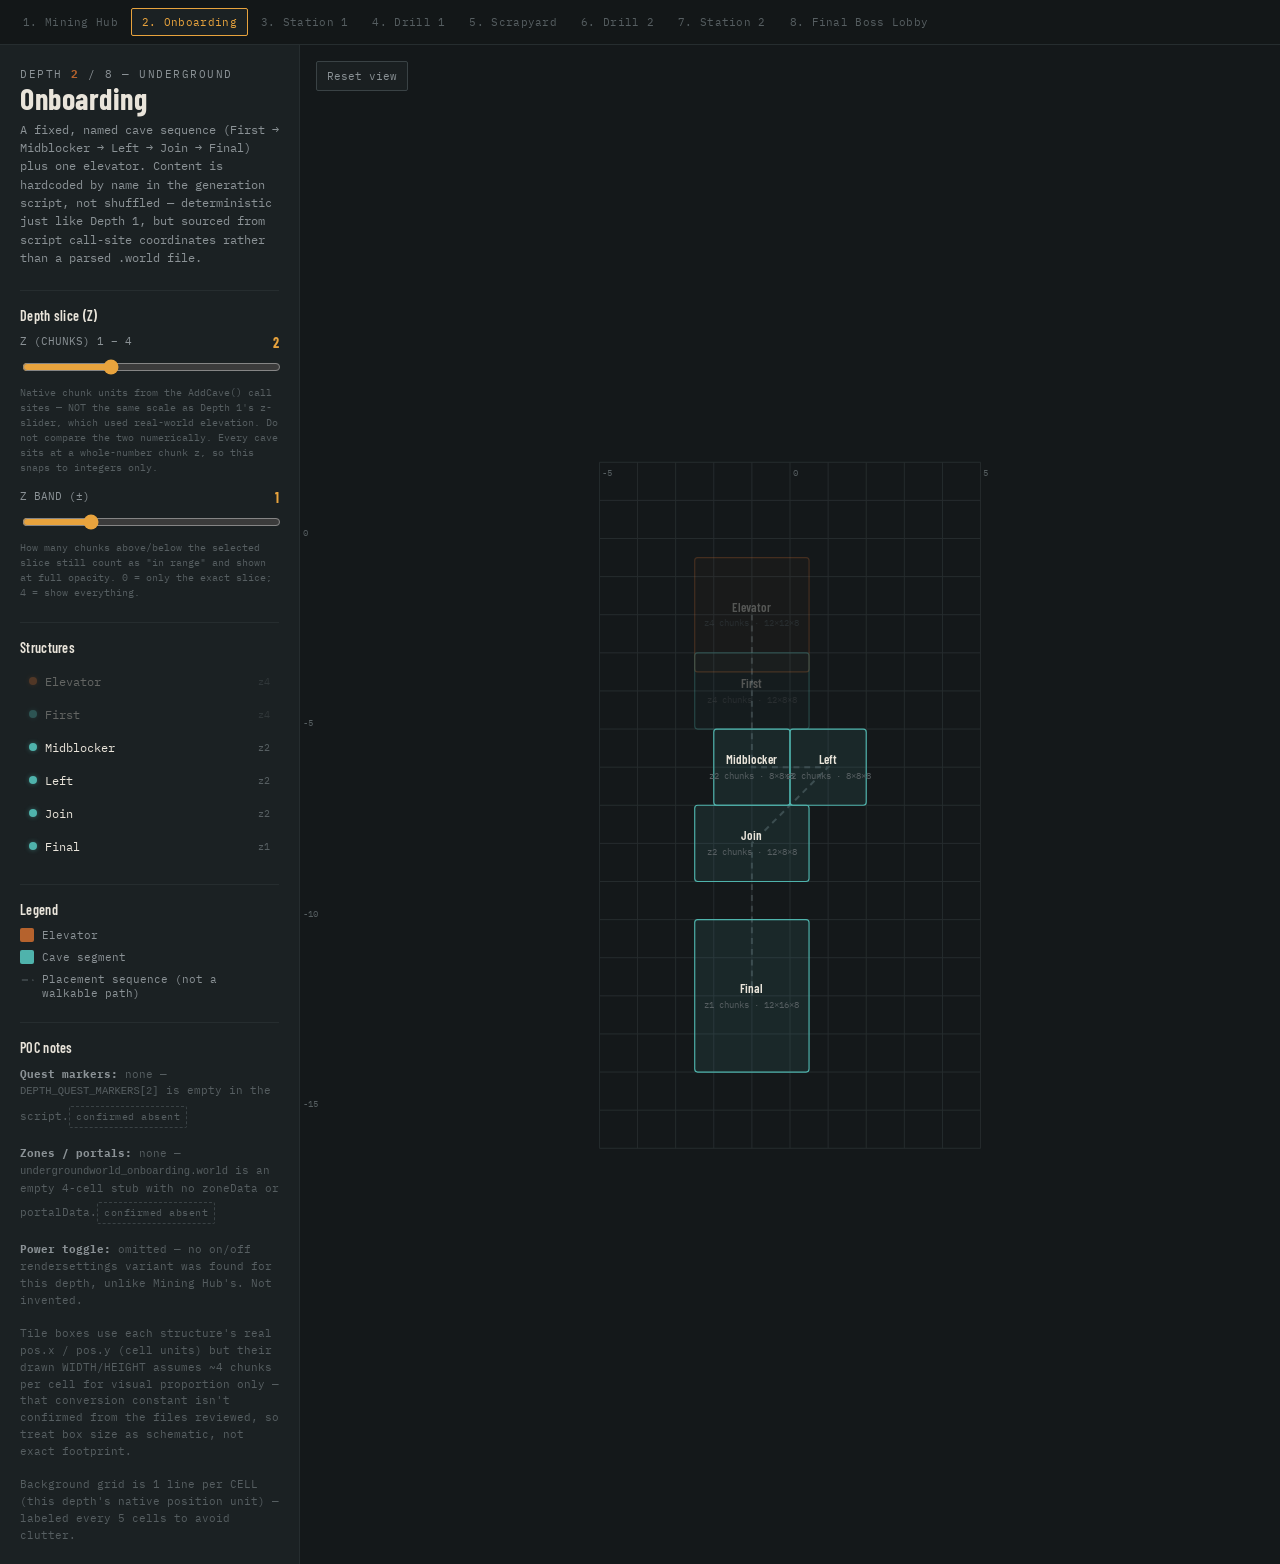
<file: onboarding_map.html>
<!DOCTYPE html>
<html lang="en">
<head>
<meta charset="UTF-8">
<meta name="viewport" content="width=device-width, initial-scale=1.0">
<title>Depth 2 — Onboarding</title>
<link rel="stylesheet" href="shared.css">
<style>
  @import url('https://fonts.googleapis.com/css2?family=Barlow+Condensed:wght@600;700&family=IBM+Plex+Mono:wght@400;500;600&display=swap');

  :root{
    --bg: #14181a;
    --bg-panel: #1b2123;
    --bg-panel-2: #131718;
    --line: #3a4245;
    --line-soft: #262d2f;
    --rust: #b5622d;
    --rust-glow: rgba(181,98,45,0.5);
    --amber: #e8a33d;
    --amber-glow: rgba(232,163,61,0.55);
    --teal: #4fb3ac;
    --teal-glow: rgba(79,179,172,0.45);
    --text: #e9e4da;
    --text-dim: #8b9296;
    --text-faint: #565e61;
    --radius: 2px;
    --display: 'Barlow Condensed', sans-serif;
    --mono: 'IBM Plex Mono', monospace;
  }

  *{ box-sizing: border-box; }
  html,body{ margin:0; padding:0; }
  body{ background: var(--bg); color: var(--text); font-family: var(--mono); min-height: 100vh; }

  .app{ display:grid; grid-template-columns: 300px 1fr; min-height:100vh; }
  @media (max-width: 860px){ .app{ grid-template-columns: 1fr; } }

  .sidebar{
    background: var(--bg-panel);
    border-right: 1px solid var(--line-soft);
    padding: 22px 20px;
    display:flex; flex-direction:column; gap:22px;
  }

  .depth-tag{ font-family: var(--mono); font-size: 11px; letter-spacing:1.5px; color: var(--text-dim); }
  .depth-tag b{ color: var(--rust); }
  h1{ font-family: var(--display); font-weight:700; font-size:30px; letter-spacing: 0.5px; margin: 2px 0 0 0; line-height:1.05; color: var(--text); }
  .subtitle{ font-family: var(--mono); font-size:11.5px; color: var(--text-dim); margin-top:6px; line-height:1.6; }

  .block{ border-top: 1px solid var(--line-soft); padding-top: 16px; }
  .block-label{ font-family: var(--display); font-weight:600; font-size: 14px; letter-spacing: 0.3px; color: var(--text); margin: 0 0 10px 0; }

  .z-readout{ display:flex; justify-content:space-between; font-size:11px; color: var(--text-dim); margin-bottom:6px; }
  .z-readout b{ color: var(--amber); font-size:14px; font-family: var(--display); }
  input[type=range]{ width:100%; accent-color: var(--amber); }
  .z-hint{ font-size: 10px; color: var(--text-faint); margin-top:6px; line-height:1.5; }

  .marker-list{ display:flex; flex-direction:column; gap:2px; }
  .marker-row{ display:flex; align-items:center; gap:8px; padding: 7px 8px; border-radius: var(--radius); cursor:pointer; font-size:11.5px; border: 1px solid transparent; }
  .marker-row:hover{ background: var(--bg-panel-2); }
  .marker-row.selected{ border-color: var(--amber); background: var(--bg-panel-2); }
  .marker-row.dimmed{ opacity: 0.35; }
  .dot{ width:8px; height:8px; border-radius:50%; flex-shrink:0; }
  .dot.cave{ background: var(--teal); box-shadow: 0 0 5px var(--teal-glow); }
  .dot.elevator{ background: var(--rust); box-shadow: 0 0 5px var(--rust-glow); }
  .marker-name{ flex:1; color: var(--text); }
  .marker-z{ color: var(--text-faint); font-size: 10px; }

  .legend{ display:flex; flex-direction:column; gap:8px; font-size:11px; color: var(--text-dim); }
  .legend-row{ display:flex; align-items:center; gap:8px; }
  .legend-swatch{ width:14px; height:14px; border-radius:2px; flex-shrink:0; }

  .note{ font-size: 10.5px; color: var(--text-faint); line-height:1.6; }
  .note b{ color: var(--text-dim); }

  .absent-tag{
    display:inline-block; font-family: var(--mono); font-size: 10px; letter-spacing:0.5px;
    color: var(--text-faint); border: 1px dashed var(--line); border-radius: var(--radius);
    padding: 2px 6px; margin-top: 6px;
  }

  .map-area{ position:relative; overflow:hidden; background: var(--bg); }
  .map-toolbar{ position:absolute; top:16px; left:16px; z-index:5; display:flex; gap:8px; }
  .tool-btn{ font-family: var(--mono); font-size: 11px; background: rgba(27,33,35,0.9); color: var(--text-dim); border: 1px solid var(--line); border-radius: var(--radius); padding: 7px 10px; cursor:pointer; backdrop-filter: blur(2px); }
  .tool-btn:hover{ color: var(--text); border-color: var(--amber); }

  svg{ display:block; width:100%; height:100%; cursor: grab; }
  svg.panning{ cursor: grabbing; }

  .path-line{ stroke: var(--line); stroke-width: 2; stroke-dasharray: 6 5; fill:none; }
  .grid-line{ stroke: var(--line-soft); stroke-width: 1; }
  .grid-label{ font-family: var(--mono); font-size: 9px; fill: var(--text-faint); }
  .tile-fill{ fill: rgba(79,179,172,0.10); stroke: var(--teal); stroke-width: 1.2; }
  .tile-fill.elevator{ fill: rgba(181,98,45,0.10); stroke: var(--rust); }
  .tile-label{ font-family: var(--display); font-weight:600; font-size: 13px; fill: var(--text); }
  .tile-sub{ font-family: var(--mono); font-size: 9.5px; fill: var(--text-faint); }
  .tile-core{ transition: opacity .15s; }

  .callout{ position:absolute; bottom:16px; left:16px; right:16px; z-index:5; background: rgba(27,33,35,0.94); border: 1px solid var(--line); border-radius: var(--radius); padding: 12px 14px; max-width: 380px; display:none; }
  .callout.visible{ display:block; }
  .callout-title{ font-family: var(--display); font-weight:600; font-size:17px; color: var(--text); }
  .callout-meta{ font-size: 10.5px; color: var(--text-dim); margin-top:4px; }
  .callout-coords{ font-size: 10px; color: var(--text-faint); margin-top:6px; }
</style>
</head>
<body data-depth="2">
<div id="depth-nav"></div>
<div class="app">
  <div class="sidebar">
    <div>
      <div class="depth-tag">DEPTH <b>2</b> / 8 — UNDERGROUND</div>
      <h1>Onboarding</h1>
      <div class="subtitle">A fixed, named cave sequence (First → Midblocker → Left → Join → Final) plus one elevator. Content is hardcoded by name in the generation script, not shuffled — deterministic just like Depth 1, but sourced from script call-site coordinates rather than a parsed .world file.</div>
    </div>

    <div class="block">
      <p class="block-label">Depth slice (Z)</p>
      <div class="z-readout"><span>Z (CHUNKS) 1 – 4</span><b id="zVal">2</b></div>
      <input type="range" id="zSlider" min="1" max="4" step="1" value="2">
      <div class="z-hint">Native chunk units from the AddCave() call sites — NOT the same scale as Depth 1's z-slider, which used real-world elevation. Do not compare the two numerically. Every cave sits at a whole-number chunk z, so this snaps to integers only.</div>

      <div class="z-readout" style="margin-top:14px;"><span>Z BAND (±)</span><b id="bandVal">1</b></div>
      <input type="range" id="bandSlider" min="0" max="4" step="1" value="1">
      <div class="z-hint">How many chunks above/below the selected slice still count as "in range" and shown at full opacity. 0 = only the exact slice; 4 = show everything.</div>
    </div>

    <div class="block">
      <p class="block-label">Structures</p>
      <div class="marker-list" id="markerList"></div>
    </div>

    <div class="block">
      <p class="block-label">Legend</p>
      <div class="legend">
        <div class="legend-row"><span class="legend-swatch" style="background:var(--rust);"></span> Elevator</div>
        <div class="legend-row"><span class="legend-swatch" style="background:var(--teal);"></span> Cave segment</div>
        <div class="legend-row"><span class="legend-swatch" style="border-top:2px dashed var(--line); background:transparent;"></span> Placement sequence (not a walkable path)</div>
      </div>
    </div>

    <div class="block">
      <p class="block-label">POC notes</p>
      <div class="note">
        <b>Quest markers:</b> none — <code>DEPTH_QUEST_MARKERS[2]</code> is empty in the script.<span class="absent-tag">confirmed absent</span>
        <br><br>
        <b>Zones / portals:</b> none — <code>undergroundworld_onboarding.world</code> is an empty 4-cell stub with no zoneData or portalData.<span class="absent-tag">confirmed absent</span>
        <br><br>
        <b>Power toggle:</b> omitted — no on/off rendersettings variant was found for this depth, unlike Mining Hub's. Not invented.
        <br><br>
        Tile boxes use each structure's real pos.x / pos.y (cell units) but their drawn WIDTH/HEIGHT assumes ~4 chunks per cell for visual proportion only — that conversion constant isn't confirmed from the files reviewed, so treat box size as schematic, not exact footprint.
        <br><br>
        Background grid is 1 line per CELL (this depth's native position unit) — labeled every 5 cells to avoid clutter.
      </div>
    </div>
  </div>

  <div class="map-area">
    <div class="map-toolbar">
      <button class="tool-btn" id="resetViewBtn">Reset view</button>
    </div>
    <svg id="svg" viewBox="0 0 1000 700"></svg>
    <div class="callout" id="callout">
      <div class="callout-title" id="calloutTitle"></div>
      <div class="callout-meta" id="calloutMeta"></div>
      <div class="callout-coords" id="calloutCoords"></div>
    </div>
  </div>
</div>

<script>
// All pos values are exactly as passed to AddCave() in terrain_underground.lua (g_depth == 2).
// x, y = cell units. z = chunk units. size = chunk dimensions parsed from the tile filename.
const DATA = {
  structures: [
    { id: "elevator", name: "Elevator", kind: "elevator", pos: [-1, -2, 4], size: [12, 12, 8], rotation: 0, order: 0 },
    { id: "first",    name: "First",     kind: "cave", pos: [-1, -4, 4], size: [12, 8, 8],  rotation: 0, order: 1 },
    { id: "midblocker", name: "Midblocker", kind: "cave", pos: [-1, -6, 2], size: [8, 8, 8], rotation: 0, order: 2 },
    { id: "left",     name: "Left",      kind: "cave", pos: [1, -6, 2],  size: [8, 8, 8],  rotation: 0, order: 3 },
    { id: "join",     name: "Join",      kind: "cave", pos: [-1, -8, 2], size: [12, 8, 8], rotation: 0, order: 4 },
    { id: "final",    name: "Final",     kind: "cave", pos: [-1, -12, 1], size: [12, 16, 8], rotation: 0, order: 5 }
  ]
};

// Visual-only assumption, explicitly flagged in the sidebar: ~4 chunks per cell.
const ASSUMED_CHUNKS_PER_CELL = 4;
const CELL_VISUAL_UNIT = 40; // px per cell at scale 1, arbitrary but consistent

const xs = DATA.structures.map(s => s.pos[0]);
const ys = DATA.structures.map(s => s.pos[1]);
const wMinX = Math.min(...xs) - 4, wMaxX = Math.max(...xs) + 4;
const wMinY = Math.min(...ys) - 4, wMaxY = Math.max(...ys) + 4;

const VB_W = 1000, VB_H = 700;
const worldSpanX = wMaxX - wMinX;
const worldSpanY = wMaxY - wMinY;
const UNIFORM_SCALE = Math.min(VB_W / worldSpanX, VB_H / worldSpanY);
const drawnW = worldSpanX * UNIFORM_SCALE;
const drawnH = worldSpanY * UNIFORM_SCALE;
const offsetX = (VB_W - drawnW) / 2;
const offsetY = (VB_H - drawnH) / 2;

function cellToSvg(cx, cy) {
  const sx = offsetX + (cx - wMinX) * UNIFORM_SCALE;
  const sy = VB_H - offsetY - (cy - wMinY) * UNIFORM_SCALE; // north = up
  return [sx, sy];
}

// Background grid — 1 line per CELL, the native unit this depth's pos.x/pos.y are expressed
// in (unlike Depth 1/3, which use real world units).
const GRID_SPACING = 1;
function gridLines() {
  const parts = [];
  const gxStart = Math.ceil(wMinX / GRID_SPACING) * GRID_SPACING;
  const gyStart = Math.ceil(wMinY / GRID_SPACING) * GRID_SPACING;
  for (let gx = gxStart; gx <= wMaxX; gx += GRID_SPACING) {
    const [sx0, sy0] = cellToSvg(gx, wMinY);
    const [sx1, sy1] = cellToSvg(gx, wMaxY);
    parts.push(`<line class="grid-line" x1="${sx0}" y1="${sy0}" x2="${sx1}" y2="${sy1}"/>`);
    if (gx % 5 === 0) parts.push(`<text class="grid-label" x="${sx0 + 3}" y="14">${gx}</text>`);
  }
  for (let gy = gyStart; gy <= wMaxY; gy += GRID_SPACING) {
    const [sx0, sy0] = cellToSvg(wMinX, gy);
    const [sx1, sy1] = cellToSvg(wMaxX, gy);
    parts.push(`<line class="grid-line" x1="${sx0}" y1="${sy0}" x2="${sx1}" y2="${sy1}"/>`);
    if (gy % 5 === 0) parts.push(`<text class="grid-label" x="3" y="${sy0 - 3}">${gy}</text>`);
  }
  return parts.join('');
}

const svg = document.getElementById('svg');
const markerListEl = document.getElementById('markerList');
const zSlider = document.getElementById('zSlider');
const zVal = document.getElementById('zVal');
const bandSlider = document.getElementById('bandSlider');
const bandVal = document.getElementById('bandVal');
const callout = document.getElementById('callout');
let Z_BAND = parseFloat(bandSlider.value);

let selectedId = null;
let view = { x: 0, y: 0, scale: 1 };

function escapeHtml(s){ return s.replace(/[&<>"']/g, c => ({'&':'&amp;','<':'&lt;','>':'&gt;','"':'&quot;',"'":'&#39;'}[c])); }

function render() {
  const parts = [];
  parts.push(`<g id="viewport" transform="translate(${view.x},${view.y}) scale(${view.scale})">`);
  parts.push(gridLines());

  // placement-sequence connector (order 0->1->2->3->4->5), for readability only
  const ordered = [...DATA.structures].sort((a, b) => a.order - b.order);
  const pathPts = ordered.map(s => cellToSvg(s.pos[0], s.pos[1]));
  const pathD = pathPts.map((p, i) => (i === 0 ? 'M' : 'L') + p[0] + ' ' + p[1]).join(' ');
  parts.push(`<path class="path-line" d="${pathD}"/>`);

  const zTarget = parseFloat(zSlider.value);
  for (const s of DATA.structures) {
    const cellW = s.size[0] / ASSUMED_CHUNKS_PER_CELL;
    const cellH = s.size[1] / ASSUMED_CHUNKS_PER_CELL;
    const [cx, cy] = cellToSvg(s.pos[0], s.pos[1]);
    const w = cellW * UNIFORM_SCALE, h = cellH * UNIFORM_SCALE;
    const dz = Math.abs(s.pos[2] - zTarget);
    const inRange = dz <= Z_BAND;
    const opacity = inRange ? 1 : 0.3;
    parts.push(`<g class="struct tile-core" data-id="${s.id}" style="cursor:pointer; opacity:${opacity};">
      <rect class="tile-fill ${s.kind === 'elevator' ? 'elevator' : ''}" x="${cx - w/2}" y="${cy - h/2}" width="${w}" height="${h}" rx="3"/>
      <text class="tile-label" x="${cx}" y="${cy - 3}" text-anchor="middle">${escapeHtml(s.name)}</text>
      <text class="tile-sub" x="${cx}" y="${cy + 12}" text-anchor="middle">z${s.pos[2]} chunks · ${s.size[0]}×${s.size[1]}×${s.size[2]}</text>
    </g>`);
  }

  parts.push('</g>');
  svg.innerHTML = parts.join('');
  attachHandlers();
}

function attachHandlers() {
  svg.querySelectorAll('.struct').forEach(g => {
    g.addEventListener('click', (e) => { e.stopPropagation(); selectStruct(g.getAttribute('data-id')); });
  });
}

function renderList() {
  const zTarget = parseFloat(zSlider.value);
  const ordered = [...DATA.structures].sort((a, b) => a.order - b.order);
  markerListEl.innerHTML = ordered.map(s => {
    const dz = Math.abs(s.pos[2] - zTarget);
    const inRange = dz <= Z_BAND;
    return `<div class="marker-row ${s.id === selectedId ? 'selected' : ''} ${inRange ? '' : 'dimmed'}" data-id="${s.id}">
      <span class="dot ${s.kind}"></span>
      <span class="marker-name">${escapeHtml(s.name)}</span>
      <span class="marker-z">z${s.pos[2]}</span>
    </div>`;
  }).join('');
  markerListEl.querySelectorAll('.marker-row').forEach(row => {
    row.addEventListener('click', () => selectStruct(row.getAttribute('data-id')));
  });
}

function selectStruct(id) {
  selectedId = id;
  const s = DATA.structures.find(x => x.id === id);
  if (s) {
    document.getElementById('calloutTitle').textContent = s.name;
    document.getElementById('calloutMeta').textContent = (s.kind === 'elevator' ? 'Elevator tile' : 'Cave segment') + ' · rotation ' + s.rotation;
    document.getElementById('calloutCoords').textContent =
      `x ${s.pos[0]} cell  y ${s.pos[1]} cell  z ${s.pos[2]} chunk   ·   size ${s.size[0]}×${s.size[1]}×${s.size[2]} chunks`;
    callout.classList.add('visible');
  }
  render();
  renderList();
}

svg.addEventListener('click', () => { callout.classList.remove('visible'); selectedId = null; render(); renderList(); });

zSlider.addEventListener('input', () => {
  zVal.textContent = parseInt(zSlider.value, 10);
  render();
  renderList();
});

bandSlider.addEventListener('input', () => {
  Z_BAND = parseFloat(bandSlider.value);
  bandVal.textContent = Z_BAND;
  render();
  renderList();
});

let isPanning = false, panStart = { x: 0, y: 0 }, viewStart = { x: 0, y: 0 };
svg.addEventListener('mousedown', (e) => {
  isPanning = true; svg.classList.add('panning');
  panStart = { x: e.clientX, y: e.clientY }; viewStart = { x: view.x, y: view.y };
});
window.addEventListener('mousemove', (e) => {
  if (!isPanning) return;
  const dx = e.clientX - panStart.x, dy = e.clientY - panStart.y;
  const rect = svg.getBoundingClientRect();
  const scaleFactor = VB_W / rect.width;
  view.x = viewStart.x + dx * scaleFactor; view.y = viewStart.y + dy * scaleFactor;
  render();
});
window.addEventListener('mouseup', () => { isPanning = false; svg.classList.remove('panning'); });

svg.addEventListener('wheel', (e) => {
  e.preventDefault();
  const rect = svg.getBoundingClientRect();
  const scaleFactor = VB_W / rect.width;
  const mx = (e.clientX - rect.left) * scaleFactor, my = (e.clientY - rect.top) * scaleFactor;
  const delta = e.deltaY > 0 ? 0.9 : 1.1;
  const newScale = Math.min(6, Math.max(0.4, view.scale * delta));
  view.x = mx - ((mx - view.x) / view.scale) * newScale;
  view.y = my - ((my - view.y) / view.scale) * newScale;
  view.scale = newScale;
  render();
}, { passive: false });

document.getElementById('resetViewBtn').addEventListener('click', () => { view = { x: 0, y: 0, scale: 1 }; render(); });

render();
renderList();
</script>
<script src="shared-nav.js"></script>
</body>
</html>
</file>
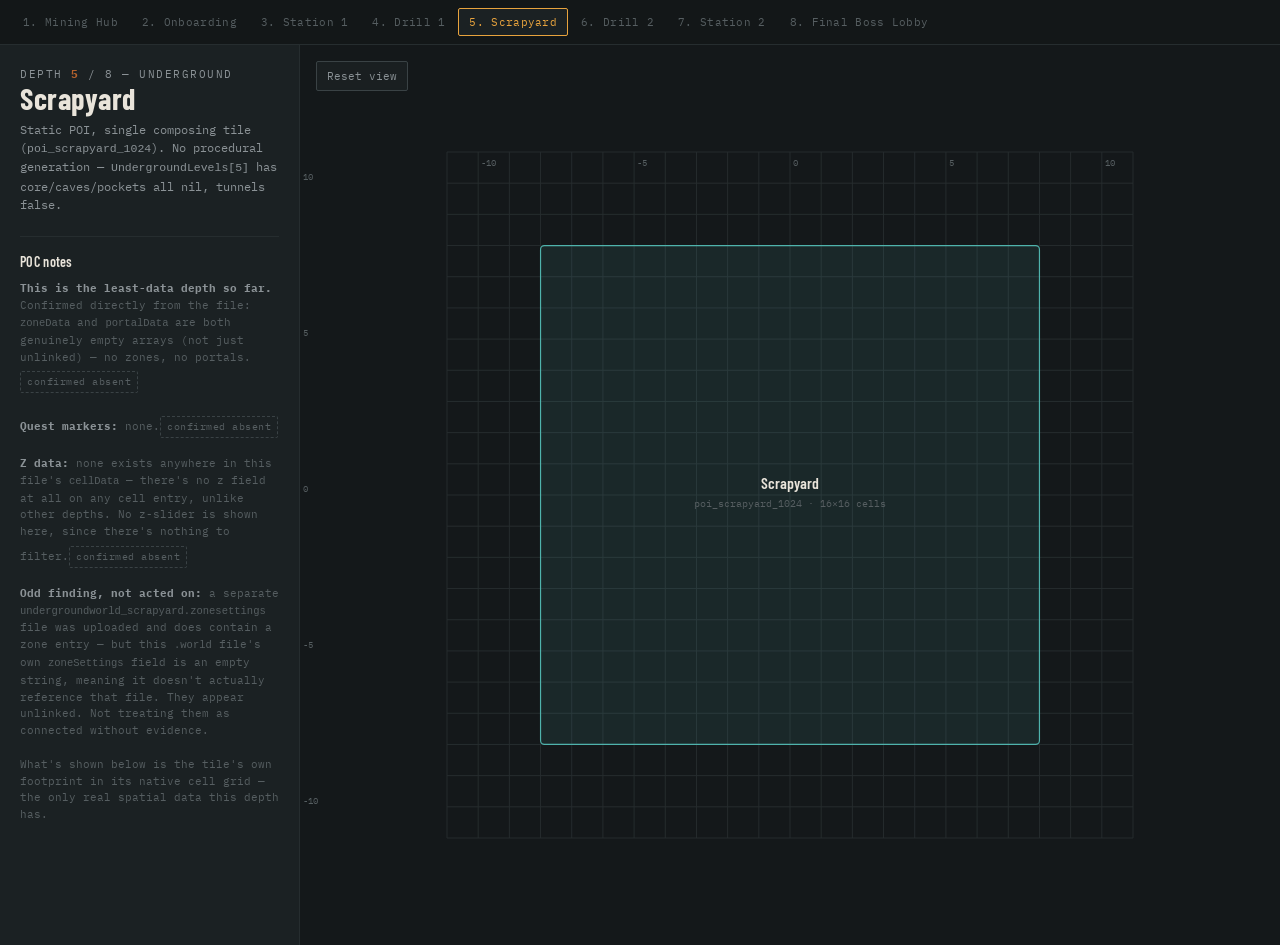
<file: scrapyard_map.html>
<!DOCTYPE html>
<html lang="en">
<head>
<meta charset="UTF-8">
<meta name="viewport" content="width=device-width, initial-scale=1.0">
<title>Depth 5 — Scrapyard</title>
<link rel="stylesheet" href="shared.css">
<style>
  .tile-fill{ fill: rgba(79,179,172,0.10); stroke: var(--teal); stroke-width: 1.2; }
  .tile-label{ font-family: var(--display); font-weight:600; font-size: 16px; fill: var(--text); }
  .tile-sub{ font-family: var(--mono); font-size: 10px; fill: var(--text-faint); }
</style>
</head>
<body data-depth="5">
<div id="depth-nav"></div>
<div class="app">
  <div class="sidebar">
    <div>
      <div class="depth-tag">DEPTH <b>5</b> / 8 — UNDERGROUND</div>
      <h1>Scrapyard</h1>
      <div class="subtitle">Static POI, single composing tile (<code>poi_scrapyard_1024</code>). No procedural generation — <code>UndergroundLevels[5]</code> has core/caves/pockets all nil, tunnels false.</div>
    </div>

    <div class="block">
      <p class="block-label">POC notes</p>
      <div class="note">
        <b>This is the least-data depth so far.</b> Confirmed directly from the file: <code>zoneData</code> and <code>portalData</code> are both genuinely empty arrays (not just unlinked) — no zones, no portals.<span class="absent-tag">confirmed absent</span>
        <br><br>
        <b>Quest markers:</b> none.<span class="absent-tag">confirmed absent</span>
        <br><br>
        <b>Z data:</b> none exists anywhere in this file's <code>cellData</code> — there's no z field at all on any cell entry, unlike other depths. No z-slider is shown here, since there's nothing to filter.<span class="absent-tag">confirmed absent</span>
        <br><br>
        <b>Odd finding, not acted on:</b> a separate <code>undergroundworld_scrapyard.zonesettings</code> file was uploaded and does contain a zone entry — but this <code>.world</code> file's own <code>zoneSettings</code> field is an empty string, meaning it doesn't actually reference that file. They appear unlinked. Not treating them as connected without evidence.
        <br><br>
        What's shown below is the tile's own footprint in its native cell grid — the only real spatial data this depth has.
      </div>
    </div>
  </div>

  <div class="map-area">
    <div class="map-toolbar">
      <button class="tool-btn" id="resetViewBtn">Reset view</button>
    </div>
    <svg id="svg" viewBox="0 0 1000 700"></svg>
  </div>
</div>

<script>
const TILE = { name: "poi_scrapyard_1024", cellBBox: { x: [-8, 7], y: [-8, 7] } };

const wPad = 3;
const wMinX = TILE.cellBBox.x[0] - wPad, wMaxX = TILE.cellBBox.x[1] + 1 + wPad;
const wMinY = TILE.cellBBox.y[0] - wPad, wMaxY = TILE.cellBBox.y[1] + 1 + wPad;

const VB_W = 1000, VB_H = 700;
const worldSpanX = wMaxX - wMinX, worldSpanY = wMaxY - wMinY;
const UNIFORM_SCALE = Math.min(VB_W / worldSpanX, VB_H / worldSpanY);
const drawnW = worldSpanX * UNIFORM_SCALE, drawnH = worldSpanY * UNIFORM_SCALE;
const offsetX = (VB_W - drawnW) / 2, offsetY = (VB_H - drawnH) / 2;

function cellToSvg(cx, cy) {
  const sx = offsetX + (cx - wMinX) * UNIFORM_SCALE;
  const sy = VB_H - offsetY - (cy - wMinY) * UNIFORM_SCALE;
  return [sx, sy];
}

const GRID_SPACING = 1;
function gridLines() {
  const parts = [];
  for (let gx = Math.ceil(wMinX); gx <= wMaxX; gx += GRID_SPACING) {
    const [sx0, sy0] = cellToSvg(gx, wMinY);
    const [sx1, sy1] = cellToSvg(gx, wMaxY);
    parts.push(`<line class="grid-line" x1="${sx0}" y1="${sy0}" x2="${sx1}" y2="${sy1}"/>`);
    if (gx % 5 === 0) parts.push(`<text class="grid-label" x="${sx0 + 3}" y="14">${gx}</text>`);
  }
  for (let gy = Math.ceil(wMinY); gy <= wMaxY; gy += GRID_SPACING) {
    const [sx0, sy0] = cellToSvg(wMinX, gy);
    const [sx1, sy1] = cellToSvg(wMaxX, gy);
    parts.push(`<line class="grid-line" x1="${sx0}" y1="${sy0}" x2="${sx1}" y2="${sy1}"/>`);
    if (gy % 5 === 0) parts.push(`<text class="grid-label" x="3" y="${sy0 - 3}">${gy}</text>`);
  }
  return parts.join('');
}

const svg = document.getElementById('svg');
let view = { x: 0, y: 0, scale: 1 };

function render() {
  const parts = [];
  parts.push(`<g id="viewport" transform="translate(${view.x},${view.y}) scale(${view.scale})">`);
  parts.push(gridLines());
  const [x0, y0] = cellToSvg(TILE.cellBBox.x[0], TILE.cellBBox.y[0]);
  const [x1, y1] = cellToSvg(TILE.cellBBox.x[1] + 1, TILE.cellBBox.y[1] + 1);
  const rx = Math.min(x0, x1), ry = Math.min(y0, y1);
  const rw = Math.abs(x1 - x0), rh = Math.abs(y1 - y0);
  parts.push(`<rect class="tile-fill" x="${rx}" y="${ry}" width="${rw}" height="${rh}" rx="4"/>`);
  parts.push(`<text class="tile-label" x="${rx + rw/2}" y="${ry + rh/2 - 6}" text-anchor="middle">Scrapyard</text>`);
  parts.push(`<text class="tile-sub" x="${rx + rw/2}" y="${ry + rh/2 + 12}" text-anchor="middle">${TILE.name} · 16×16 cells</text>`);
  parts.push('</g>');
  svg.innerHTML = parts.join('');
}

let isPanning = false, panStart = { x: 0, y: 0 }, viewStart = { x: 0, y: 0 };
svg.addEventListener('mousedown', (e) => {
  isPanning = true; svg.classList.add('panning');
  panStart = { x: e.clientX, y: e.clientY }; viewStart = { x: view.x, y: view.y };
});
window.addEventListener('mousemove', (e) => {
  if (!isPanning) return;
  const dx = e.clientX - panStart.x, dy = e.clientY - panStart.y;
  const rect = svg.getBoundingClientRect();
  const scaleFactor = VB_W / rect.width;
  view.x = viewStart.x + dx * scaleFactor; view.y = viewStart.y + dy * scaleFactor;
  render();
});
window.addEventListener('mouseup', () => { isPanning = false; svg.classList.remove('panning'); });

svg.addEventListener('wheel', (e) => {
  e.preventDefault();
  const rect = svg.getBoundingClientRect();
  const scaleFactor = VB_W / rect.width;
  const mx = (e.clientX - rect.left) * scaleFactor, my = (e.clientY - rect.top) * scaleFactor;
  const delta = e.deltaY > 0 ? 0.9 : 1.1;
  const newScale = Math.min(6, Math.max(0.4, view.scale * delta));
  view.x = mx - ((mx - view.x) / view.scale) * newScale;
  view.y = my - ((my - view.y) / view.scale) * newScale;
  view.scale = newScale;
  render();
}, { passive: false });

document.getElementById('resetViewBtn').addEventListener('click', () => { view = { x: 0, y: 0, scale: 1 }; render(); });

render();
</script>
<script src="shared-nav.js"></script>
</body>
</html>
</file>
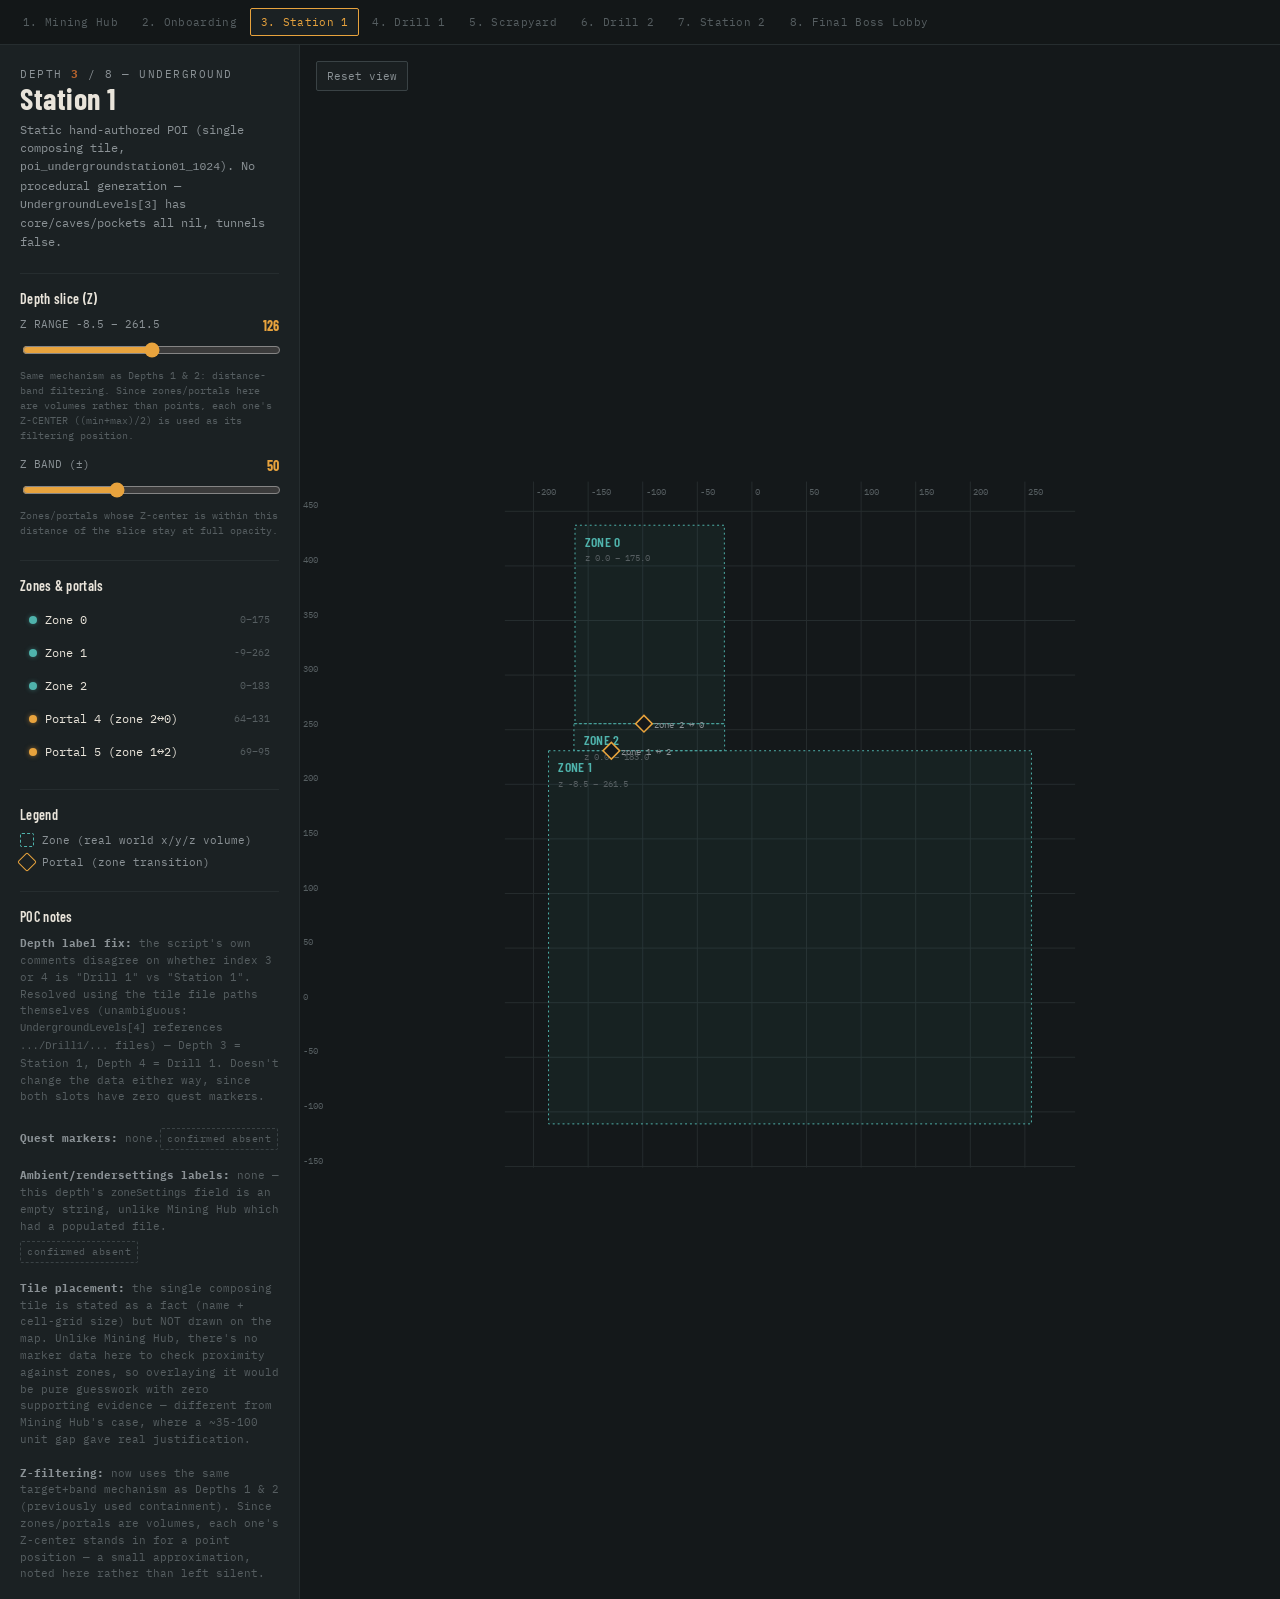
<file: station1_map.html>
<!DOCTYPE html>
<html lang="en">
<head>
<meta charset="UTF-8">
<meta name="viewport" content="width=device-width, initial-scale=1.0">
<title>Depth 3 — Station 1</title>
<link rel="stylesheet" href="shared.css">
<style>
  @import url('https://fonts.googleapis.com/css2?family=Barlow+Condensed:wght@600;700&family=IBM+Plex+Mono:wght@400;500;600&display=swap');

  :root{
    --bg: #14181a;
    --bg-panel: #1b2123;
    --bg-panel-2: #131718;
    --line: #3a4245;
    --line-soft: #262d2f;
    --rust: #b5622d;
    --rust-glow: rgba(181,98,45,0.5);
    --amber: #e8a33d;
    --amber-glow: rgba(232,163,61,0.55);
    --teal: #4fb3ac;
    --teal-glow: rgba(79,179,172,0.45);
    --text: #e9e4da;
    --text-dim: #8b9296;
    --text-faint: #565e61;
    --radius: 2px;
    --display: 'Barlow Condensed', sans-serif;
    --mono: 'IBM Plex Mono', monospace;
  }

  *{ box-sizing: border-box; }
  html,body{ margin:0; padding:0; }
  body{ background: var(--bg); color: var(--text); font-family: var(--mono); min-height: 100vh; }

  .app{ display:grid; grid-template-columns: 300px 1fr; min-height:100vh; }
  @media (max-width: 860px){ .app{ grid-template-columns: 1fr; } }

  .sidebar{ background: var(--bg-panel); border-right: 1px solid var(--line-soft); padding: 22px 20px; display:flex; flex-direction:column; gap:22px; }

  .depth-tag{ font-family: var(--mono); font-size: 11px; letter-spacing:1.5px; color: var(--text-dim); }
  .depth-tag b{ color: var(--rust); }
  h1{ font-family: var(--display); font-weight:700; font-size:30px; letter-spacing: 0.5px; margin: 2px 0 0 0; line-height:1.05; color: var(--text); }
  .subtitle{ font-family: var(--mono); font-size:11.5px; color: var(--text-dim); margin-top:6px; line-height:1.6; }

  .block{ border-top: 1px solid var(--line-soft); padding-top: 16px; }
  .block-label{ font-family: var(--display); font-weight:600; font-size: 14px; letter-spacing: 0.3px; color: var(--text); margin: 0 0 10px 0; }

  .z-readout{ display:flex; justify-content:space-between; font-size:11px; color: var(--text-dim); margin-bottom:6px; }
  .z-readout b{ color: var(--amber); font-size:14px; font-family: var(--display); }
  input[type=range]{ width:100%; accent-color: var(--amber); }
  .z-hint{ font-size: 10px; color: var(--text-faint); margin-top:6px; line-height:1.5; }

  .marker-list{ display:flex; flex-direction:column; gap:2px; }
  .marker-row{ display:flex; align-items:center; gap:8px; padding: 7px 8px; border-radius: var(--radius); cursor:pointer; font-size:11.5px; border: 1px solid transparent; }
  .marker-row:hover{ background: var(--bg-panel-2); }
  .marker-row.selected{ border-color: var(--amber); background: var(--bg-panel-2); }
  .marker-row.dimmed{ opacity: 0.35; }
  .dot{ width:8px; height:8px; border-radius:50%; flex-shrink:0; }
  .dot.zone{ background: var(--teal); box-shadow: 0 0 5px var(--teal-glow); }
  .dot.portal{ background: var(--amber); box-shadow: 0 0 5px var(--amber-glow); }
  .marker-name{ flex:1; color: var(--text); }
  .marker-z{ color: var(--text-faint); font-size: 10px; }

  .legend{ display:flex; flex-direction:column; gap:8px; font-size:11px; color: var(--text-dim); }
  .legend-row{ display:flex; align-items:center; gap:8px; }
  .legend-swatch{ width:14px; height:14px; border-radius:2px; flex-shrink:0; }

  .note{ font-size: 10.5px; color: var(--text-faint); line-height:1.6; }
  .note b{ color: var(--text-dim); }
  .absent-tag{ display:inline-block; font-family: var(--mono); font-size: 10px; letter-spacing:0.5px; color: var(--text-faint); border: 1px dashed var(--line); border-radius: var(--radius); padding: 2px 6px; margin-top: 6px; }

  .map-area{ position:relative; overflow:hidden; background: var(--bg); }
  .map-toolbar{ position:absolute; top:16px; left:16px; z-index:5; display:flex; gap:8px; }
  .tool-btn{ font-family: var(--mono); font-size: 11px; background: rgba(27,33,35,0.9); color: var(--text-dim); border: 1px solid var(--line); border-radius: var(--radius); padding: 7px 10px; cursor:pointer; backdrop-filter: blur(2px); }
  .tool-btn:hover{ color: var(--text); border-color: var(--amber); }

  svg{ display:block; width:100%; height:100%; cursor: grab; }
  svg.panning{ cursor: grabbing; }

  .zone-fill{ fill: rgba(79,179,172,0.06); stroke: var(--teal); stroke-width: 1; stroke-dasharray: 2 3; }
  .grid-line{ stroke: var(--line-soft); stroke-width: 1; }
  .grid-label{ font-family: var(--mono); font-size: 9px; fill: var(--text-faint); }
  .zone-label{ font-family: var(--display); font-weight:600; font-size: 14px; fill: var(--teal); letter-spacing: 0.3px; }
  .zone-sub{ font-family: var(--mono); font-size: 9.5px; fill: var(--text-faint); }
  .portal-mark{ fill: var(--bg); stroke: var(--amber); stroke-width: 1.6; }
  .portal-label{ font-family: var(--mono); font-size: 9.5px; fill: var(--text-dim); }
  .zone-group, .portal-group{ transition: opacity .15s; }

  .callout{ position:absolute; bottom:16px; left:16px; right:16px; z-index:5; background: rgba(27,33,35,0.94); border: 1px solid var(--line); border-radius: var(--radius); padding: 12px 14px; max-width: 380px; display:none; }
  .callout.visible{ display:block; }
  .callout-title{ font-family: var(--display); font-weight:600; font-size:17px; color: var(--text); }
  .callout-meta{ font-size: 10.5px; color: var(--text-dim); margin-top:4px; }
  .callout-coords{ font-size: 10px; color: var(--text-faint); margin-top:6px; }
</style>
</head>
<body data-depth="3">
<div id="depth-nav"></div>
<div class="app">
  <div class="sidebar">
    <div>
      <div class="depth-tag">DEPTH <b>3</b> / 8 — UNDERGROUND</div>
      <h1>Station 1</h1>
      <div class="subtitle">Static hand-authored POI (single composing tile, <code>poi_undergroundstation01_1024</code>). No procedural generation — <code>UndergroundLevels[3]</code> has core/caves/pockets all nil, tunnels false.</div>
    </div>

    <div class="block">
      <p class="block-label">Depth slice (Z)</p>
      <div class="z-readout"><span>Z RANGE -8.5 – 261.5</span><b id="zVal">126</b></div>
      <input type="range" id="zSlider" min="-8.5" max="261.5" step="1" value="126">
      <div class="z-hint">Same mechanism as Depths 1 &amp; 2: distance-band filtering. Since zones/portals here are volumes rather than points, each one's Z-CENTER ((min+max)/2) is used as its filtering position.</div>

      <div class="z-readout" style="margin-top:14px;"><span>Z BAND (±)</span><b id="bandVal">50</b></div>
      <input type="range" id="bandSlider" min="0" max="140" step="5" value="50">
      <div class="z-hint">Zones/portals whose Z-center is within this distance of the slice stay at full opacity.</div>
    </div>

    <div class="block">
      <p class="block-label">Zones &amp; portals</p>
      <div class="marker-list" id="markerList"></div>
    </div>

    <div class="block">
      <p class="block-label">Legend</p>
      <div class="legend">
        <div class="legend-row"><span class="legend-swatch" style="border:1.5px dashed var(--teal); background:transparent;"></span> Zone (real world x/y/z volume)</div>
        <div class="legend-row"><span class="legend-swatch" style="background:transparent; border: 1.5px solid var(--amber); transform: rotate(45deg);"></span> Portal (zone transition)</div>
      </div>
    </div>

    <div class="block">
      <p class="block-label">POC notes</p>
      <div class="note">
        <b>Depth label fix:</b> the script's own comments disagree on whether index 3 or 4 is "Drill 1" vs "Station 1". Resolved using the tile file paths themselves (unambiguous: <code>UndergroundLevels[4]</code> references <code>.../Drill1/...</code> files) — Depth 3 = Station 1, Depth 4 = Drill 1. Doesn't change the data either way, since both slots have zero quest markers.
        <br><br>
        <b>Quest markers:</b> none.<span class="absent-tag">confirmed absent</span>
        <br><br>
        <b>Ambient/rendersettings labels:</b> none — this depth's <code>zoneSettings</code> field is an empty string, unlike Mining Hub which had a populated file.<span class="absent-tag">confirmed absent</span>
        <br><br>
        <b>Tile placement:</b> the single composing tile is stated as a fact (name + cell-grid size) but NOT drawn on the map. Unlike Mining Hub, there's no marker data here to check proximity against zones, so overlaying it would be pure guesswork with zero supporting evidence — different from Mining Hub's case, where a ~35-100 unit gap gave real justification.
        <br><br>
        <b>Z-filtering:</b> now uses the same target+band mechanism as Depths 1 &amp; 2 (previously used containment). Since zones/portals are volumes, each one's Z-center stands in for a point position — a small approximation, noted here rather than left silent.
      </div>
    </div>
  </div>

  <div class="map-area">
    <div class="map-toolbar">
      <button class="tool-btn" id="resetViewBtn">Reset view</button>
    </div>
    <svg id="svg" viewBox="0 0 1000 700"></svg>
    <div class="callout" id="callout">
      <div class="callout-title" id="calloutTitle"></div>
      <div class="callout-meta" id="calloutMeta"></div>
      <div class="callout-coords" id="calloutCoords"></div>
    </div>
  </div>
</div>

<script>
// Real coordinates as found in undergroundworld_station_01.world
const DATA = {
  zones: [
    { id: 0, x: [-162.0, -25.25], y: [255.5, 437.25], z: [0.0, 175.0] },
    { id: 1, x: [-186.25, 256.0], y: [-111.0, 230.75], z: [-8.5, 261.5] },
    { id: 2, x: [-163.0, -25.0], y: [230.75, 255.5], z: [0.0, 183.0] }
  ],
  portals: [
    { id: 4, x: [-133.466827393, -64.274841309], y: [255.5, 255.5], z: [64.462295532, 131.014770508], zoneA: 2, zoneB: 0 },
    { id: 5, x: [-141.026290894, -116.461105347], y: [230.75, 230.75], z: [68.953979492, 94.968658447], zoneA: 1, zoneB: 2 }
  ],
  tile: { name: "poi_undergroundstation01_1024", cellBBox: { x: [-8, 7], y: [-8, 7] } }
};

const allX = DATA.zones.flatMap(z => z.x);
const allY = DATA.zones.flatMap(z => z.y);
const wPad = 40;
const wMinX = Math.min(...allX) - wPad, wMaxX = Math.max(...allX) + wPad;
const wMinY = Math.min(...allY) - wPad, wMaxY = Math.max(...allY) + wPad;

const VB_W = 1000, VB_H = 700;
const worldSpanX = wMaxX - wMinX;
const worldSpanY = wMaxY - wMinY;
const UNIFORM_SCALE = Math.min(VB_W / worldSpanX, VB_H / worldSpanY);
const drawnW = worldSpanX * UNIFORM_SCALE;
const drawnH = worldSpanY * UNIFORM_SCALE;
const offsetX = (VB_W - drawnW) / 2;
const offsetY = (VB_H - drawnH) / 2;

function worldToSvg(x, y) {
  const sx = offsetX + (x - wMinX) * UNIFORM_SCALE;
  const sy = VB_H - offsetY - (y - wMinY) * UNIFORM_SCALE;
  return [sx, sy];
}

// Background grid — 1 line per 50 world units, matching this depth's real-world zone/portal
// coordinate scale (smaller span than Depth 1, so a finer spacing reads better here).
const GRID_SPACING = 50;
function gridLines() {
  const parts = [];
  const gxStart = Math.ceil(wMinX / GRID_SPACING) * GRID_SPACING;
  const gyStart = Math.ceil(wMinY / GRID_SPACING) * GRID_SPACING;
  for (let gx = gxStart; gx <= wMaxX; gx += GRID_SPACING) {
    const [sx0, sy0] = worldToSvg(gx, wMinY);
    const [sx1, sy1] = worldToSvg(gx, wMaxY);
    parts.push(`<line class="grid-line" x1="${sx0}" y1="${sy0}" x2="${sx1}" y2="${sy1}"/>`);
    parts.push(`<text class="grid-label" x="${sx0 + 3}" y="14">${gx}</text>`);
  }
  for (let gy = gyStart; gy <= wMaxY; gy += GRID_SPACING) {
    const [sx0, sy0] = worldToSvg(wMinX, gy);
    const [sx1, sy1] = worldToSvg(wMaxX, gy);
    parts.push(`<line class="grid-line" x1="${sx0}" y1="${sy0}" x2="${sx1}" y2="${sy1}"/>`);
    parts.push(`<text class="grid-label" x="3" y="${sy0 - 3}">${gy}</text>`);
  }
  return parts.join('');
}

const svg = document.getElementById('svg');
const markerListEl = document.getElementById('markerList');
const zSlider = document.getElementById('zSlider');
const zVal = document.getElementById('zVal');
const bandSlider = document.getElementById('bandSlider');
const bandVal = document.getElementById('bandVal');
const callout = document.getElementById('callout');
let Z_BAND = parseFloat(bandSlider.value);

let selectedId = null;
let view = { x: 0, y: 0, scale: 1 };

function escapeHtml(s){ return s.replace(/[&<>"']/g, c => ({'&':'&amp;','<':'&lt;','>':'&gt;','"':'&quot;',"'":'&#39;'}[c])); }

function zCenter(range) { return (range[0] + range[1]) / 2; }
function inRangeZone(z) { const zt = parseFloat(zSlider.value); return Math.abs(zCenter(z.z) - zt) <= Z_BAND; }
function inRangePortal(p) { const zt = parseFloat(zSlider.value); return Math.abs(zCenter(p.z) - zt) <= Z_BAND; }

function render() {
  const parts = [];
  parts.push(`<g id="viewport" transform="translate(${view.x},${view.y}) scale(${view.scale})">`);
  parts.push(gridLines());

  for (const z of DATA.zones) {
    const [sx0, sy0] = worldToSvg(z.x[0], z.y[0]);
    const [sx1, sy1] = worldToSvg(z.x[1], z.y[1]);
    const rx = Math.min(sx0, sx1), ry = Math.min(sy0, sy1);
    const rw = Math.abs(sx1 - sx0), rh = Math.abs(sy1 - sy0);
    const opacity = inRangeZone(z) ? 1 : 0.3;
    parts.push(`<g class="zone-group" data-id="z${z.id}" style="opacity:${opacity}; cursor:pointer;">
      <rect class="zone-fill" x="${rx}" y="${ry}" width="${rw}" height="${rh}"/>
      <text class="zone-label" x="${rx + 10}" y="${ry + 22}">ZONE ${z.id}</text>
      <text class="zone-sub" x="${rx + 10}" y="${ry + 37}">z ${z.z[0].toFixed(1)} – ${z.z[1].toFixed(1)}</text>
    </g>`);
  }

  for (const p of DATA.portals) {
    const mx = (p.x[0] + p.x[1]) / 2, my = (p.y[0] + p.y[1]) / 2;
    const [sx, sy] = worldToSvg(mx, my);
    const opacity = inRangePortal(p) ? 1 : 0.3;
    parts.push(`<g class="portal-group" data-id="p${p.id}" style="opacity:${opacity}; cursor:pointer;">
      <rect class="portal-mark" x="${sx - 6}" y="${sy - 6}" width="12" height="12" transform="rotate(45 ${sx} ${sy})"/>
      <text class="portal-label" x="${sx + 10}" y="${sy + 4}">zone ${p.zoneA} ↔ ${p.zoneB}</text>
    </g>`);
  }

  parts.push('</g>');
  svg.innerHTML = parts.join('');
  attachHandlers();
}

function attachHandlers() {
  svg.querySelectorAll('.zone-group, .portal-group').forEach(g => {
    g.addEventListener('click', (e) => { e.stopPropagation(); select(g.getAttribute('data-id')); });
  });
}

function renderList() {
  const items = [
    ...DATA.zones.map(z => ({ id: 'z' + z.id, name: 'Zone ' + z.id, kind: 'zone', inRange: inRangeZone(z), z: z.z })),
    ...DATA.portals.map(p => ({ id: 'p' + p.id, name: `Portal ${p.id} (zone ${p.zoneA}\u2194${p.zoneB})`, kind: 'portal', inRange: inRangePortal(p), z: p.z }))
  ];
  markerListEl.innerHTML = items.map(it => `
    <div class="marker-row ${it.id === selectedId ? 'selected' : ''} ${it.inRange ? '' : 'dimmed'}" data-id="${it.id}">
      <span class="dot ${it.kind}"></span>
      <span class="marker-name">${escapeHtml(it.name)}</span>
      <span class="marker-z">${it.z[0].toFixed(0)}–${it.z[1].toFixed(0)}</span>
    </div>`).join('');
  markerListEl.querySelectorAll('.marker-row').forEach(row => {
    row.addEventListener('click', () => select(row.getAttribute('data-id')));
  });
}

function select(id) {
  selectedId = id;
  let title = '', meta = '', coords = '';
  if (id.startsWith('z')) {
    const z = DATA.zones.find(x => 'z' + x.id === id);
    title = 'Zone ' + z.id;
    meta = 'Ambience/render volume';
    coords = `x ${z.x[0].toFixed(1)}–${z.x[1].toFixed(1)}   y ${z.y[0].toFixed(1)}–${z.y[1].toFixed(1)}   z ${z.z[0].toFixed(1)}–${z.z[1].toFixed(1)}`;
  } else {
    const p = DATA.portals.find(x => 'p' + x.id === id);
    title = 'Portal ' + p.id;
    meta = `Connects zone ${p.zoneA} \u2194 zone ${p.zoneB}`;
    coords = `x ${p.x[0].toFixed(1)}–${p.x[1].toFixed(1)}   y ${p.y[0].toFixed(1)}–${p.y[1].toFixed(1)}   z ${p.z[0].toFixed(1)}–${p.z[1].toFixed(1)}`;
  }
  document.getElementById('calloutTitle').textContent = title;
  document.getElementById('calloutMeta').textContent = meta;
  document.getElementById('calloutCoords').textContent = coords;
  callout.classList.add('visible');
  render();
  renderList();
}

svg.addEventListener('click', () => { callout.classList.remove('visible'); selectedId = null; render(); renderList(); });

zSlider.addEventListener('input', () => {
  zVal.textContent = Math.round(parseFloat(zSlider.value));
  render();
  renderList();
});

bandSlider.addEventListener('input', () => {
  Z_BAND = parseFloat(bandSlider.value);
  bandVal.textContent = Z_BAND;
  render();
  renderList();
});

let isPanning = false, panStart = { x: 0, y: 0 }, viewStart = { x: 0, y: 0 };
svg.addEventListener('mousedown', (e) => {
  isPanning = true; svg.classList.add('panning');
  panStart = { x: e.clientX, y: e.clientY }; viewStart = { x: view.x, y: view.y };
});
window.addEventListener('mousemove', (e) => {
  if (!isPanning) return;
  const dx = e.clientX - panStart.x, dy = e.clientY - panStart.y;
  const rect = svg.getBoundingClientRect();
  const scaleFactor = VB_W / rect.width;
  view.x = viewStart.x + dx * scaleFactor; view.y = viewStart.y + dy * scaleFactor;
  render();
});
window.addEventListener('mouseup', () => { isPanning = false; svg.classList.remove('panning'); });

svg.addEventListener('wheel', (e) => {
  e.preventDefault();
  const rect = svg.getBoundingClientRect();
  const scaleFactor = VB_W / rect.width;
  const mx = (e.clientX - rect.left) * scaleFactor, my = (e.clientY - rect.top) * scaleFactor;
  const delta = e.deltaY > 0 ? 0.9 : 1.1;
  const newScale = Math.min(6, Math.max(0.4, view.scale * delta));
  view.x = mx - ((mx - view.x) / view.scale) * newScale;
  view.y = my - ((my - view.y) / view.scale) * newScale;
  view.scale = newScale;
  render();
}, { passive: false });

document.getElementById('resetViewBtn').addEventListener('click', () => { view = { x: 0, y: 0, scale: 1 }; render(); });

render();
renderList();
</script>
<script src="shared-nav.js"></script>
</body>
</html>
</file>
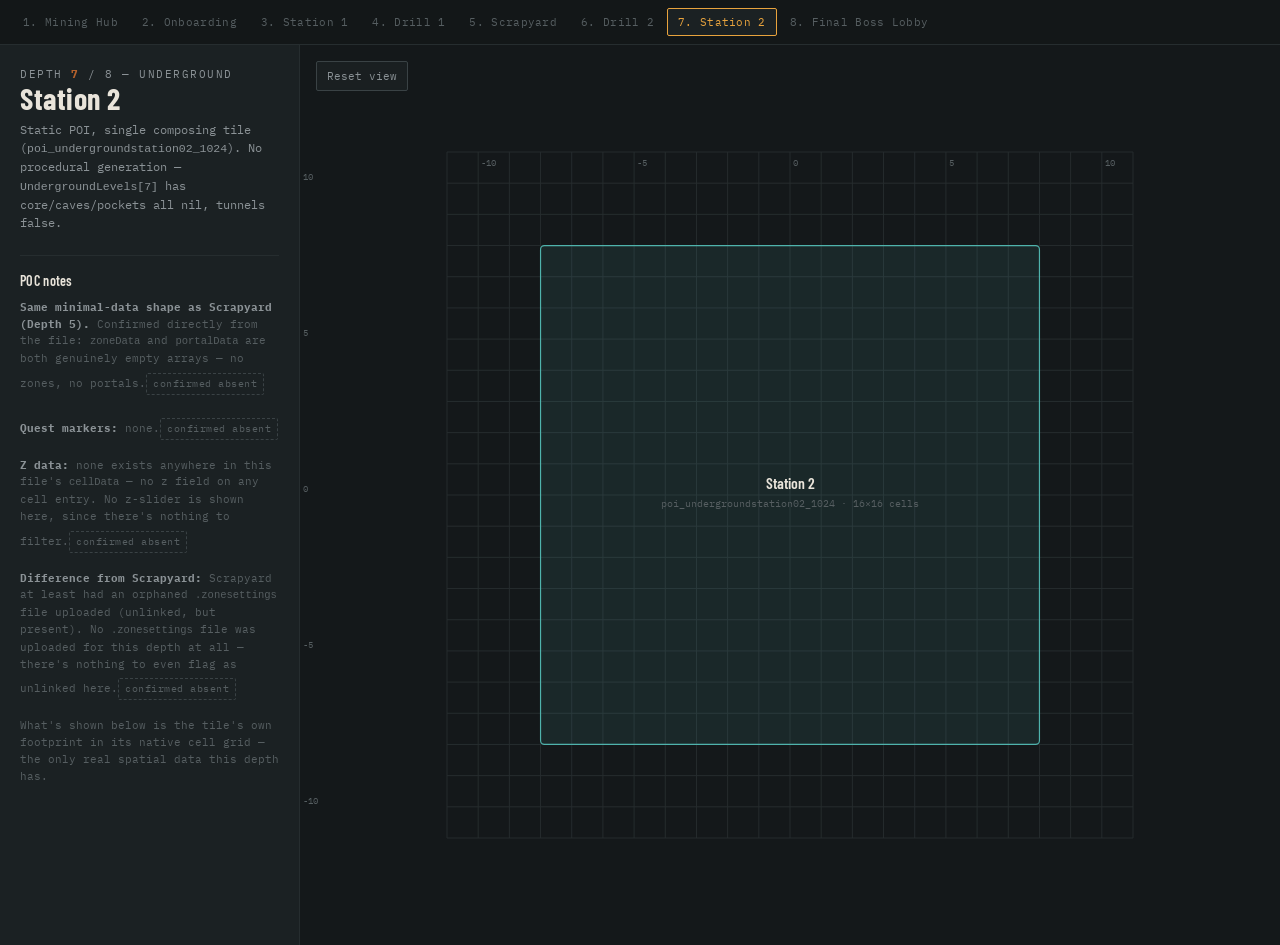
<file: station2_map.html>
<!DOCTYPE html>
<html lang="en">
<head>
<meta charset="UTF-8">
<meta name="viewport" content="width=device-width, initial-scale=1.0">
<title>Depth 7 — Station 2</title>
<link rel="stylesheet" href="shared.css">
<style>
  .tile-fill{ fill: rgba(79,179,172,0.10); stroke: var(--teal); stroke-width: 1.2; }
  .tile-label{ font-family: var(--display); font-weight:600; font-size: 16px; fill: var(--text); }
  .tile-sub{ font-family: var(--mono); font-size: 10px; fill: var(--text-faint); }
</style>
</head>
<body data-depth="7">
<div id="depth-nav"></div>
<div class="app">
  <div class="sidebar">
    <div>
      <div class="depth-tag">DEPTH <b>7</b> / 8 — UNDERGROUND</div>
      <h1>Station 2</h1>
      <div class="subtitle">Static POI, single composing tile (<code>poi_undergroundstation02_1024</code>). No procedural generation — <code>UndergroundLevels[7]</code> has core/caves/pockets all nil, tunnels false.</div>
    </div>

    <div class="block">
      <p class="block-label">POC notes</p>
      <div class="note">
        <b>Same minimal-data shape as Scrapyard (Depth 5).</b> Confirmed directly from the file: <code>zoneData</code> and <code>portalData</code> are both genuinely empty arrays — no zones, no portals.<span class="absent-tag">confirmed absent</span>
        <br><br>
        <b>Quest markers:</b> none.<span class="absent-tag">confirmed absent</span>
        <br><br>
        <b>Z data:</b> none exists anywhere in this file's <code>cellData</code> — no z field on any cell entry. No z-slider is shown here, since there's nothing to filter.<span class="absent-tag">confirmed absent</span>
        <br><br>
        <b>Difference from Scrapyard:</b> Scrapyard at least had an orphaned <code>.zonesettings</code> file uploaded (unlinked, but present). No <code>.zonesettings</code> file was uploaded for this depth at all — there's nothing to even flag as unlinked here.<span class="absent-tag">confirmed absent</span>
        <br><br>
        What's shown below is the tile's own footprint in its native cell grid — the only real spatial data this depth has.
      </div>
    </div>
  </div>

  <div class="map-area">
    <div class="map-toolbar">
      <button class="tool-btn" id="resetViewBtn">Reset view</button>
    </div>
    <svg id="svg" viewBox="0 0 1000 700"></svg>
  </div>
</div>

<script>
const TILE = { name: "poi_undergroundstation02_1024", cellBBox: { x: [-8, 7], y: [-8, 7] } };

const wPad = 3;
const wMinX = TILE.cellBBox.x[0] - wPad, wMaxX = TILE.cellBBox.x[1] + 1 + wPad;
const wMinY = TILE.cellBBox.y[0] - wPad, wMaxY = TILE.cellBBox.y[1] + 1 + wPad;

const VB_W = 1000, VB_H = 700;
const worldSpanX = wMaxX - wMinX, worldSpanY = wMaxY - wMinY;
const UNIFORM_SCALE = Math.min(VB_W / worldSpanX, VB_H / worldSpanY);
const drawnW = worldSpanX * UNIFORM_SCALE, drawnH = worldSpanY * UNIFORM_SCALE;
const offsetX = (VB_W - drawnW) / 2, offsetY = (VB_H - drawnH) / 2;

function cellToSvg(cx, cy) {
  const sx = offsetX + (cx - wMinX) * UNIFORM_SCALE;
  const sy = VB_H - offsetY - (cy - wMinY) * UNIFORM_SCALE;
  return [sx, sy];
}

const GRID_SPACING = 1;
function gridLines() {
  const parts = [];
  for (let gx = Math.ceil(wMinX); gx <= wMaxX; gx += GRID_SPACING) {
    const [sx0, sy0] = cellToSvg(gx, wMinY);
    const [sx1, sy1] = cellToSvg(gx, wMaxY);
    parts.push(`<line class="grid-line" x1="${sx0}" y1="${sy0}" x2="${sx1}" y2="${sy1}"/>`);
    if (gx % 5 === 0) parts.push(`<text class="grid-label" x="${sx0 + 3}" y="14">${gx}</text>`);
  }
  for (let gy = Math.ceil(wMinY); gy <= wMaxY; gy += GRID_SPACING) {
    const [sx0, sy0] = cellToSvg(wMinX, gy);
    const [sx1, sy1] = cellToSvg(wMaxX, gy);
    parts.push(`<line class="grid-line" x1="${sx0}" y1="${sy0}" x2="${sx1}" y2="${sy1}"/>`);
    if (gy % 5 === 0) parts.push(`<text class="grid-label" x="3" y="${sy0 - 3}">${gy}</text>`);
  }
  return parts.join('');
}

const svg = document.getElementById('svg');
let view = { x: 0, y: 0, scale: 1 };

function render() {
  const parts = [];
  parts.push(`<g id="viewport" transform="translate(${view.x},${view.y}) scale(${view.scale})">`);
  parts.push(gridLines());
  const [x0, y0] = cellToSvg(TILE.cellBBox.x[0], TILE.cellBBox.y[0]);
  const [x1, y1] = cellToSvg(TILE.cellBBox.x[1] + 1, TILE.cellBBox.y[1] + 1);
  const rx = Math.min(x0, x1), ry = Math.min(y0, y1);
  const rw = Math.abs(x1 - x0), rh = Math.abs(y1 - y0);
  parts.push(`<rect class="tile-fill" x="${rx}" y="${ry}" width="${rw}" height="${rh}" rx="4"/>`);
  parts.push(`<text class="tile-label" x="${rx + rw/2}" y="${ry + rh/2 - 6}" text-anchor="middle">Station 2</text>`);
  parts.push(`<text class="tile-sub" x="${rx + rw/2}" y="${ry + rh/2 + 12}" text-anchor="middle">${TILE.name} · 16×16 cells</text>`);
  parts.push('</g>');
  svg.innerHTML = parts.join('');
}

let isPanning = false, panStart = { x: 0, y: 0 }, viewStart = { x: 0, y: 0 };
svg.addEventListener('mousedown', (e) => {
  isPanning = true; svg.classList.add('panning');
  panStart = { x: e.clientX, y: e.clientY }; viewStart = { x: view.x, y: view.y };
});
window.addEventListener('mousemove', (e) => {
  if (!isPanning) return;
  const dx = e.clientX - panStart.x, dy = e.clientY - panStart.y;
  const rect = svg.getBoundingClientRect();
  const scaleFactor = VB_W / rect.width;
  view.x = viewStart.x + dx * scaleFactor; view.y = viewStart.y + dy * scaleFactor;
  render();
});
window.addEventListener('mouseup', () => { isPanning = false; svg.classList.remove('panning'); });

svg.addEventListener('wheel', (e) => {
  e.preventDefault();
  const rect = svg.getBoundingClientRect();
  const scaleFactor = VB_W / rect.width;
  const mx = (e.clientX - rect.left) * scaleFactor, my = (e.clientY - rect.top) * scaleFactor;
  const delta = e.deltaY > 0 ? 0.9 : 1.1;
  const newScale = Math.min(6, Math.max(0.4, view.scale * delta));
  view.x = mx - ((mx - view.x) / view.scale) * newScale;
  view.y = my - ((my - view.y) / view.scale) * newScale;
  view.scale = newScale;
  render();
}, { passive: false });

document.getElementById('resetViewBtn').addEventListener('click', () => { view = { x: 0, y: 0, scale: 1 }; render(); });

render();
</script>
<script src="shared-nav.js"></script>
</body>
</html>
</file>
<file: shared.css>
/* shared.css — canonical design tokens + common component styles for all depth maps.
   Depths 1-4 keep their own local copies of these rules too (built before this file existed;
   not retroactively de-duplicated to avoid touching verified working files). Depths 5-8
   onward should rely on THIS file only, with no local duplication. */

@import url('https://fonts.googleapis.com/css2?family=Barlow+Condensed:wght@600;700&family=IBM+Plex+Mono:wght@400;500;600&display=swap');

:root{
  --bg: #14181a;
  --bg-panel: #1b2123;
  --bg-panel-2: #131718;
  --line: #3a4245;
  --line-soft: #262d2f;
  --rust: #b5622d;
  --rust-glow: rgba(181,98,45,0.5);
  --amber: #e8a33d;
  --amber-glow: rgba(232,163,61,0.55);
  --teal: #4fb3ac;
  --teal-glow: rgba(79,179,172,0.45);
  --violet: #8b7fd6;
  --violet-glow: rgba(139,127,214,0.45);
  --violet: #8b7fd6;
  --violet-glow: rgba(139,127,214,0.45);
  --text: #e9e4da;
  --text-dim: #8b9296;
  --text-faint: #565e61;
  --radius: 2px;
  --display: 'Barlow Condensed', sans-serif;
  --mono: 'IBM Plex Mono', monospace;
}

*{ box-sizing: border-box; }
html,body{ margin:0; padding:0; }
body{ background: var(--bg); color: var(--text); font-family: var(--mono); min-height: 100vh; }

.app{ display:grid; grid-template-columns: 300px 1fr; min-height:100vh; }
@media (max-width: 860px){ .app{ grid-template-columns: 1fr; } }

.sidebar{ background: var(--bg-panel); border-right: 1px solid var(--line-soft); padding: 22px 20px; display:flex; flex-direction:column; gap:22px; overflow-y:auto; }

.depth-tag{ font-family: var(--mono); font-size: 11px; letter-spacing:1.5px; color: var(--text-dim); }
.depth-tag b{ color: var(--rust); }
h1{ font-family: var(--display); font-weight:700; font-size:30px; letter-spacing: 0.5px; margin: 2px 0 0 0; line-height:1.05; color: var(--text); }
.subtitle{ font-family: var(--mono); font-size:11.5px; color: var(--text-dim); margin-top:6px; line-height:1.6; }

.block{ border-top: 1px solid var(--line-soft); padding-top: 16px; }
.block-label{ font-family: var(--display); font-weight:600; font-size: 14px; letter-spacing: 0.3px; color: var(--text); margin: 0 0 10px 0; }

.z-readout{ display:flex; justify-content:space-between; font-size:11px; color: var(--text-dim); margin-bottom:6px; }
.z-readout b{ color: var(--amber); font-size:14px; font-family: var(--display); }
input[type=range]{ width:100%; accent-color: var(--amber); }
.z-hint{ font-size: 10px; color: var(--text-faint); margin-top:6px; line-height:1.5; }

.marker-list{ display:flex; flex-direction:column; gap:2px; }
.marker-row{ display:flex; align-items:center; gap:8px; padding: 7px 8px; border-radius: var(--radius); cursor:pointer; font-size:11.5px; border: 1px solid transparent; }
.marker-row:hover{ background: var(--bg-panel-2); }
.marker-row.selected{ border-color: var(--amber); background: var(--bg-panel-2); }
.marker-row.dimmed{ opacity: 0.35; }
.dot{ width:8px; height:8px; border-radius:50%; flex-shrink:0; }
.dot.elevator{ background: var(--rust); box-shadow: 0 0 5px var(--rust-glow); }
.dot.fixed, .dot.location{ background: var(--rust); box-shadow: 0 0 5px var(--rust-glow); }
.dot.quest, .dot.cave{ background: var(--teal); box-shadow: 0 0 5px var(--teal-glow); }
.dot.zone{ background: var(--teal); box-shadow: 0 0 5px var(--teal-glow); }
.dot.portal, .dot.random{ background: var(--violet); box-shadow: 0 0 5px var(--violet-glow); }
.marker-name{ flex:1; color: var(--text); }
.marker-z{ color: var(--text-faint); font-size: 10px; }

.legend{ display:flex; flex-direction:column; gap:8px; font-size:11px; color: var(--text-dim); }
.legend-row{ display:flex; align-items:center; gap:8px; }
.legend-swatch{ width:14px; height:14px; border-radius:2px; flex-shrink:0; }

.note{ font-size: 10.5px; color: var(--text-faint); line-height:1.6; }
.note b{ color: var(--text-dim); }
.absent-tag{ display:inline-block; font-family: var(--mono); font-size: 10px; letter-spacing:0.5px; color: var(--text-faint); border: 1px dashed var(--line); border-radius: var(--radius); padding: 2px 6px; margin-top: 6px; }

.map-area{ position:relative; overflow:hidden; background: var(--bg); }
.map-toolbar{ position:absolute; top:16px; left:16px; z-index:5; display:flex; gap:8px; }
.tool-btn{ font-family: var(--mono); font-size: 11px; background: rgba(27,33,35,0.9); color: var(--text-dim); border: 1px solid var(--line); border-radius: var(--radius); padding: 7px 10px; cursor:pointer; backdrop-filter: blur(2px); }
.tool-btn:hover{ color: var(--text); border-color: var(--amber); }

svg{ display:block; width:100%; height:100%; cursor: grab; }
svg.panning{ cursor: grabbing; }

.grid-line{ stroke: var(--line-soft); stroke-width: 1; }
.grid-label{ font-family: var(--mono); font-size: 9px; fill: var(--text-faint); }

.callout{ position:absolute; bottom:16px; left:16px; right:16px; z-index:5; background: rgba(27,33,35,0.94); border: 1px solid var(--line); border-radius: var(--radius); padding: 12px 14px; max-width: 380px; display:none; }
.callout.visible{ display:block; }
.callout-title{ font-family: var(--display); font-weight:600; font-size:17px; color: var(--text); }
.callout-meta{ font-size: 10.5px; color: var(--text-dim); margin-top:4px; }
.callout-coords{ font-size: 10px; color: var(--text-faint); margin-top:6px; }

/* ---- procedural-depth components (seed control, struct tiles) — shared by Depth 4, 6, ... ---- */
.seed-row{ display:flex; gap:8px; align-items:center; }
.seed-input{ flex:1; background: var(--bg-panel-2); color: var(--text); border: 1px solid var(--line); border-radius: var(--radius); font-family: var(--mono); font-size: 12px; padding: 7px 8px; }
.reroll-btn{ font-family: var(--mono); font-size: 11px; background: var(--bg-panel-2); color: var(--text); border: 1px solid var(--violet); border-radius: var(--radius); padding: 7px 10px; cursor:pointer; }
.reroll-btn:hover{ box-shadow: 0 0 8px var(--violet-glow); }
.sim-warning{ margin-top:8px; font-size: 10px; color: var(--violet); line-height:1.6; border: 1px dashed var(--violet); border-radius: var(--radius); padding: 7px 8px; }
.seed-tag{ position:absolute; top:16px; right:16px; z-index:5; font-family: var(--mono); font-size: 11px; background: rgba(27,33,35,0.9); color: var(--violet); border: 1px solid var(--violet); border-radius: var(--radius); padding: 7px 10px; }
.tile-fill.elevator{ fill: rgba(181,98,45,0.12); stroke: var(--rust); stroke-width: 1.2; }
.tile-fill.cave{ fill: rgba(139,127,214,0.10); stroke: var(--violet); stroke-width: 1.2; }
.struct{ transition: opacity .15s; }

/* ---- depth nav strip (injected by shared-nav.js) ---- */
#depth-nav{
  display:flex; gap:2px; overflow-x:auto;
  background: var(--bg-panel-2); border-bottom: 1px solid var(--line-soft);
  padding: 8px 12px;
}
.depth-nav-item{
  font-family: var(--mono); font-size: 10.5px; letter-spacing: 0.3px;
  color: var(--text-faint); text-decoration: none; white-space: nowrap;
  padding: 6px 10px; border-radius: var(--radius); border: 1px solid transparent;
}
.depth-nav-item:hover{ color: var(--text); border-color: var(--line); }
.depth-nav-item.active{ color: var(--amber); border-color: var(--amber); background: var(--bg-panel); }
.depth-nav-item.planned{ color: var(--text-faint); opacity: 0.4; cursor: default; pointer-events: none; }
</file>
